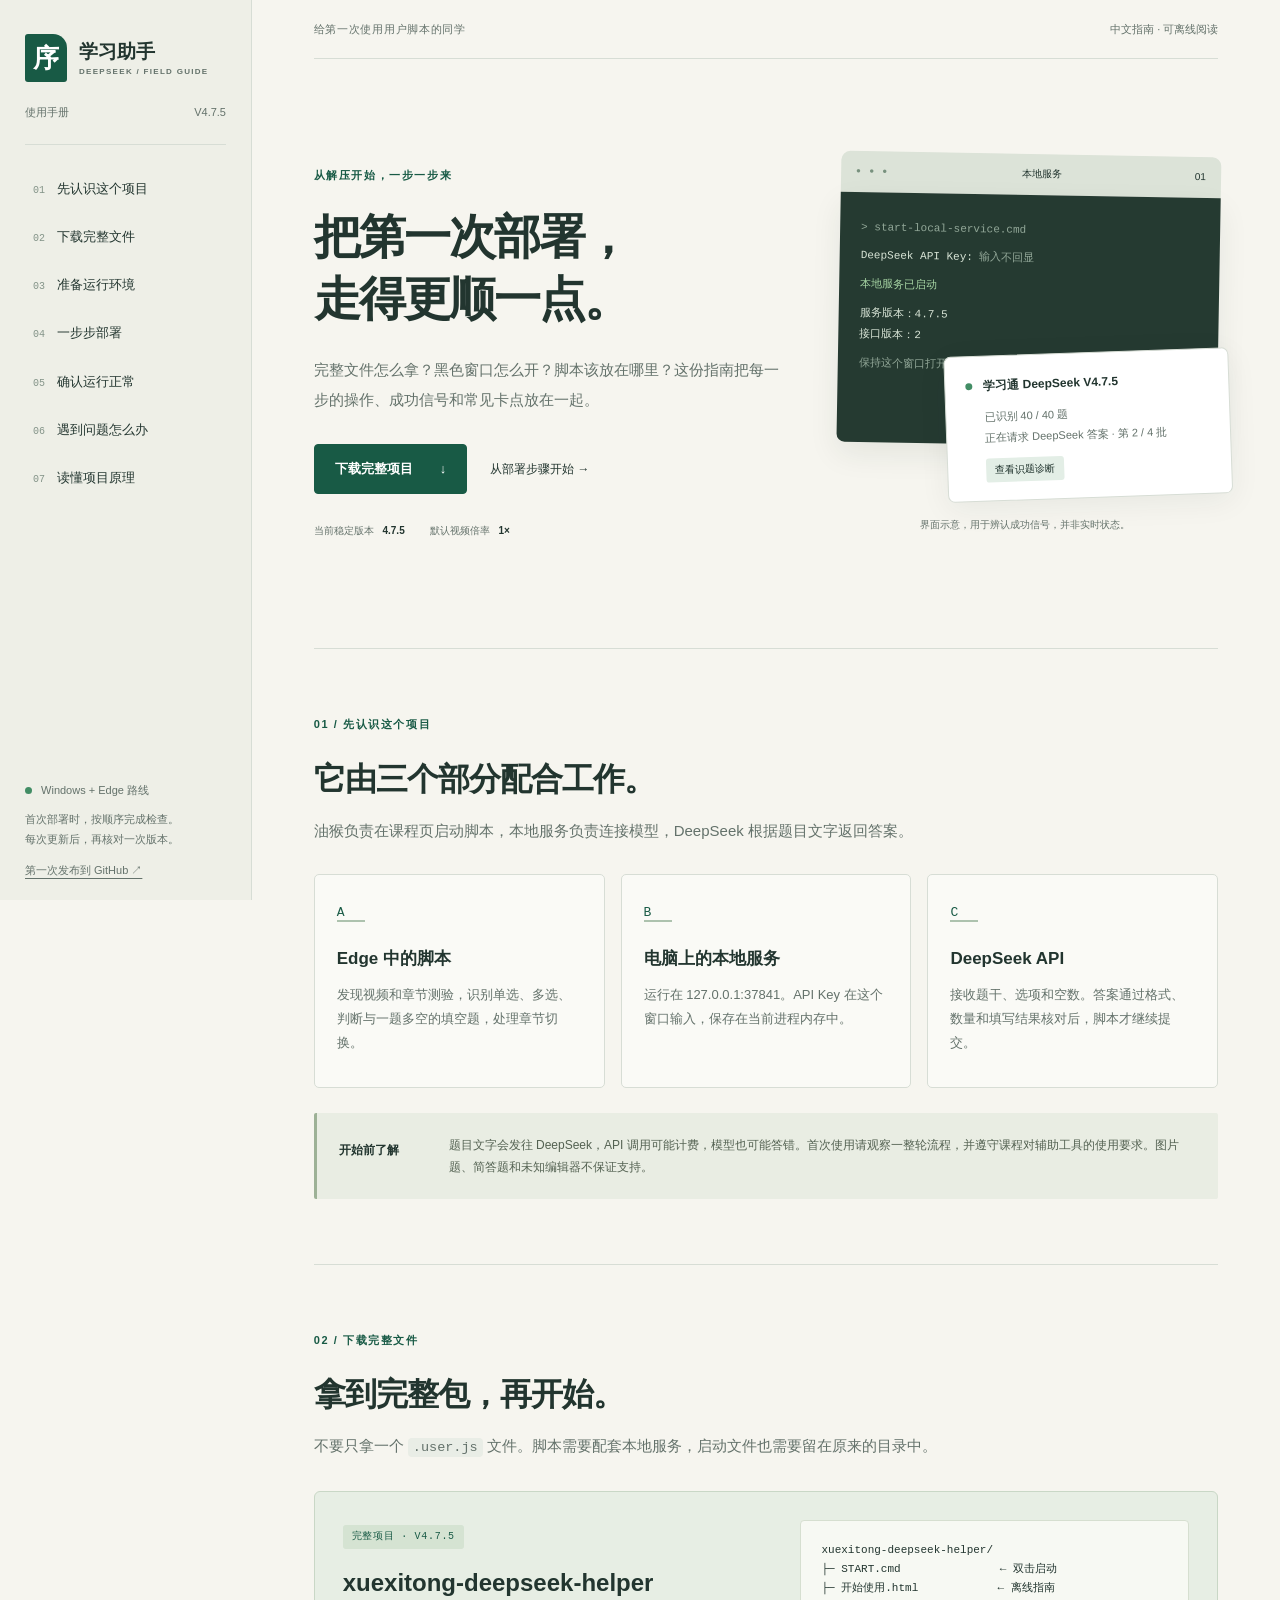
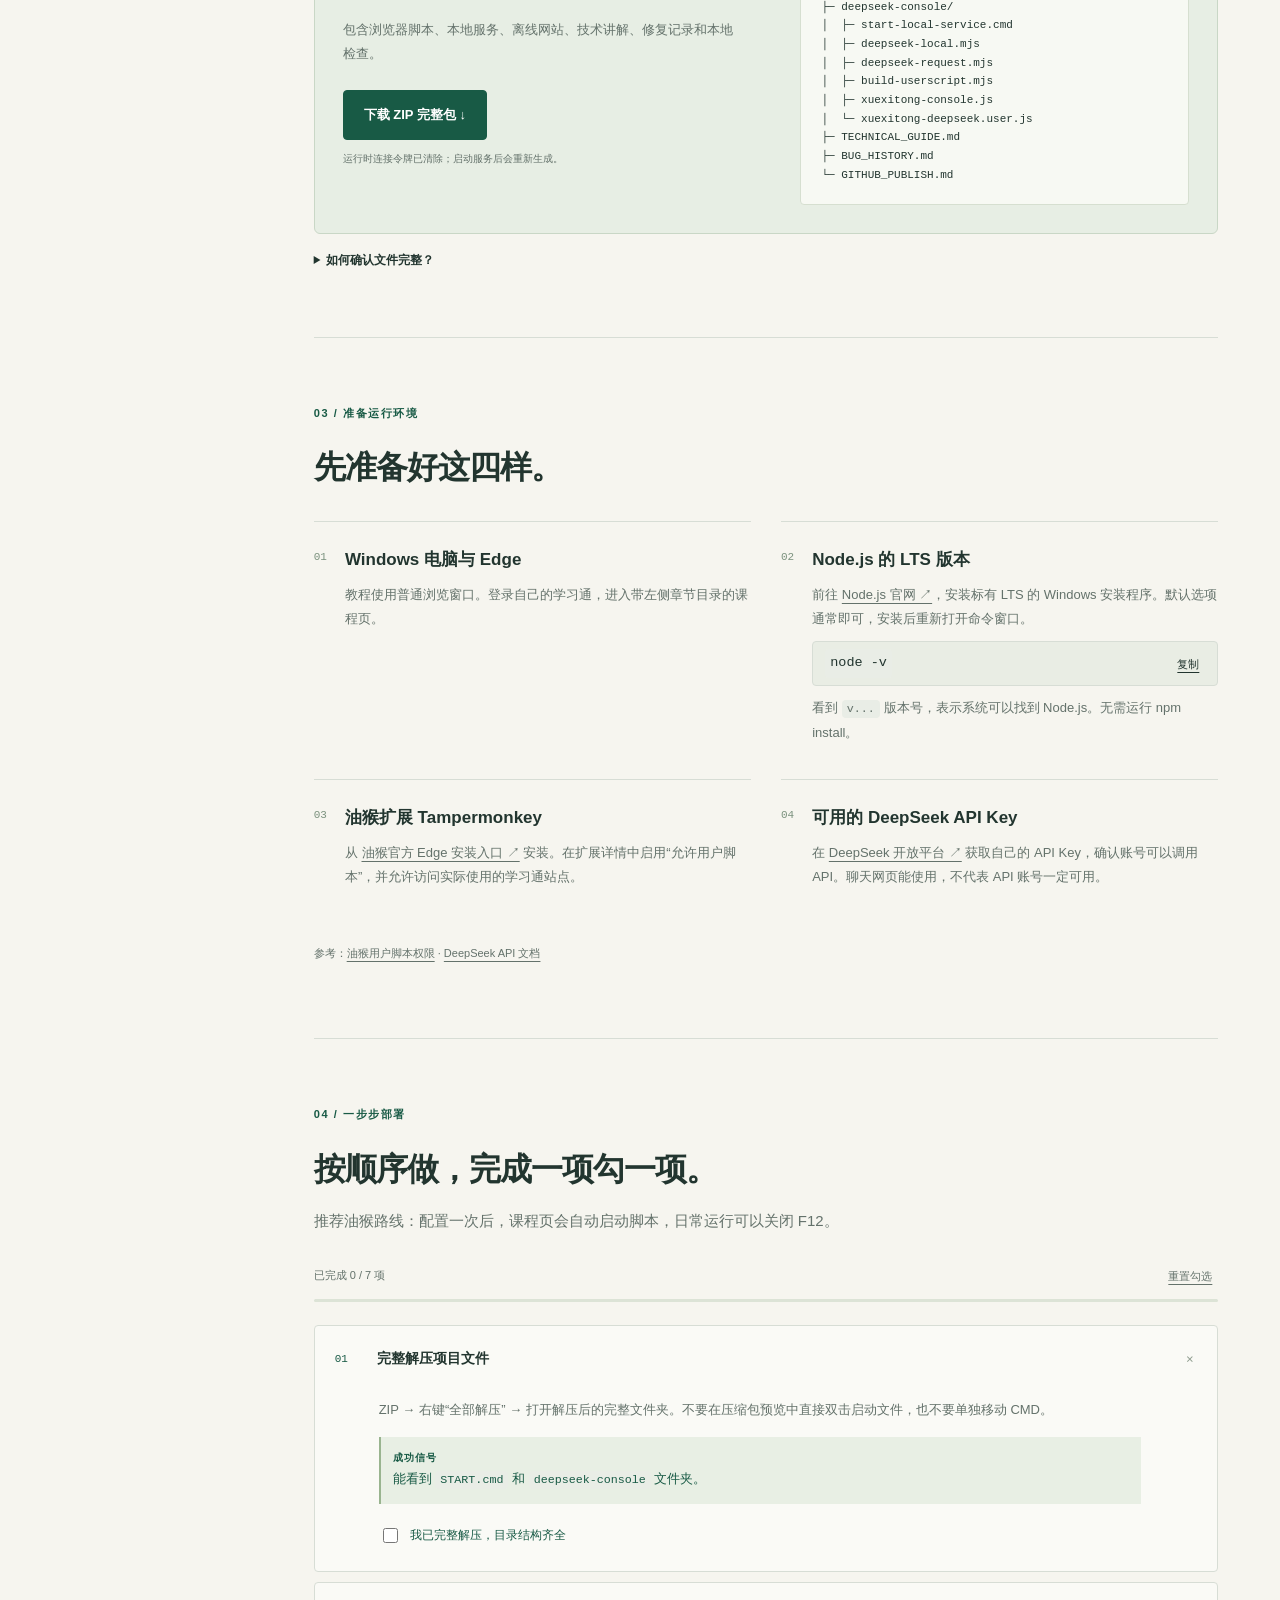
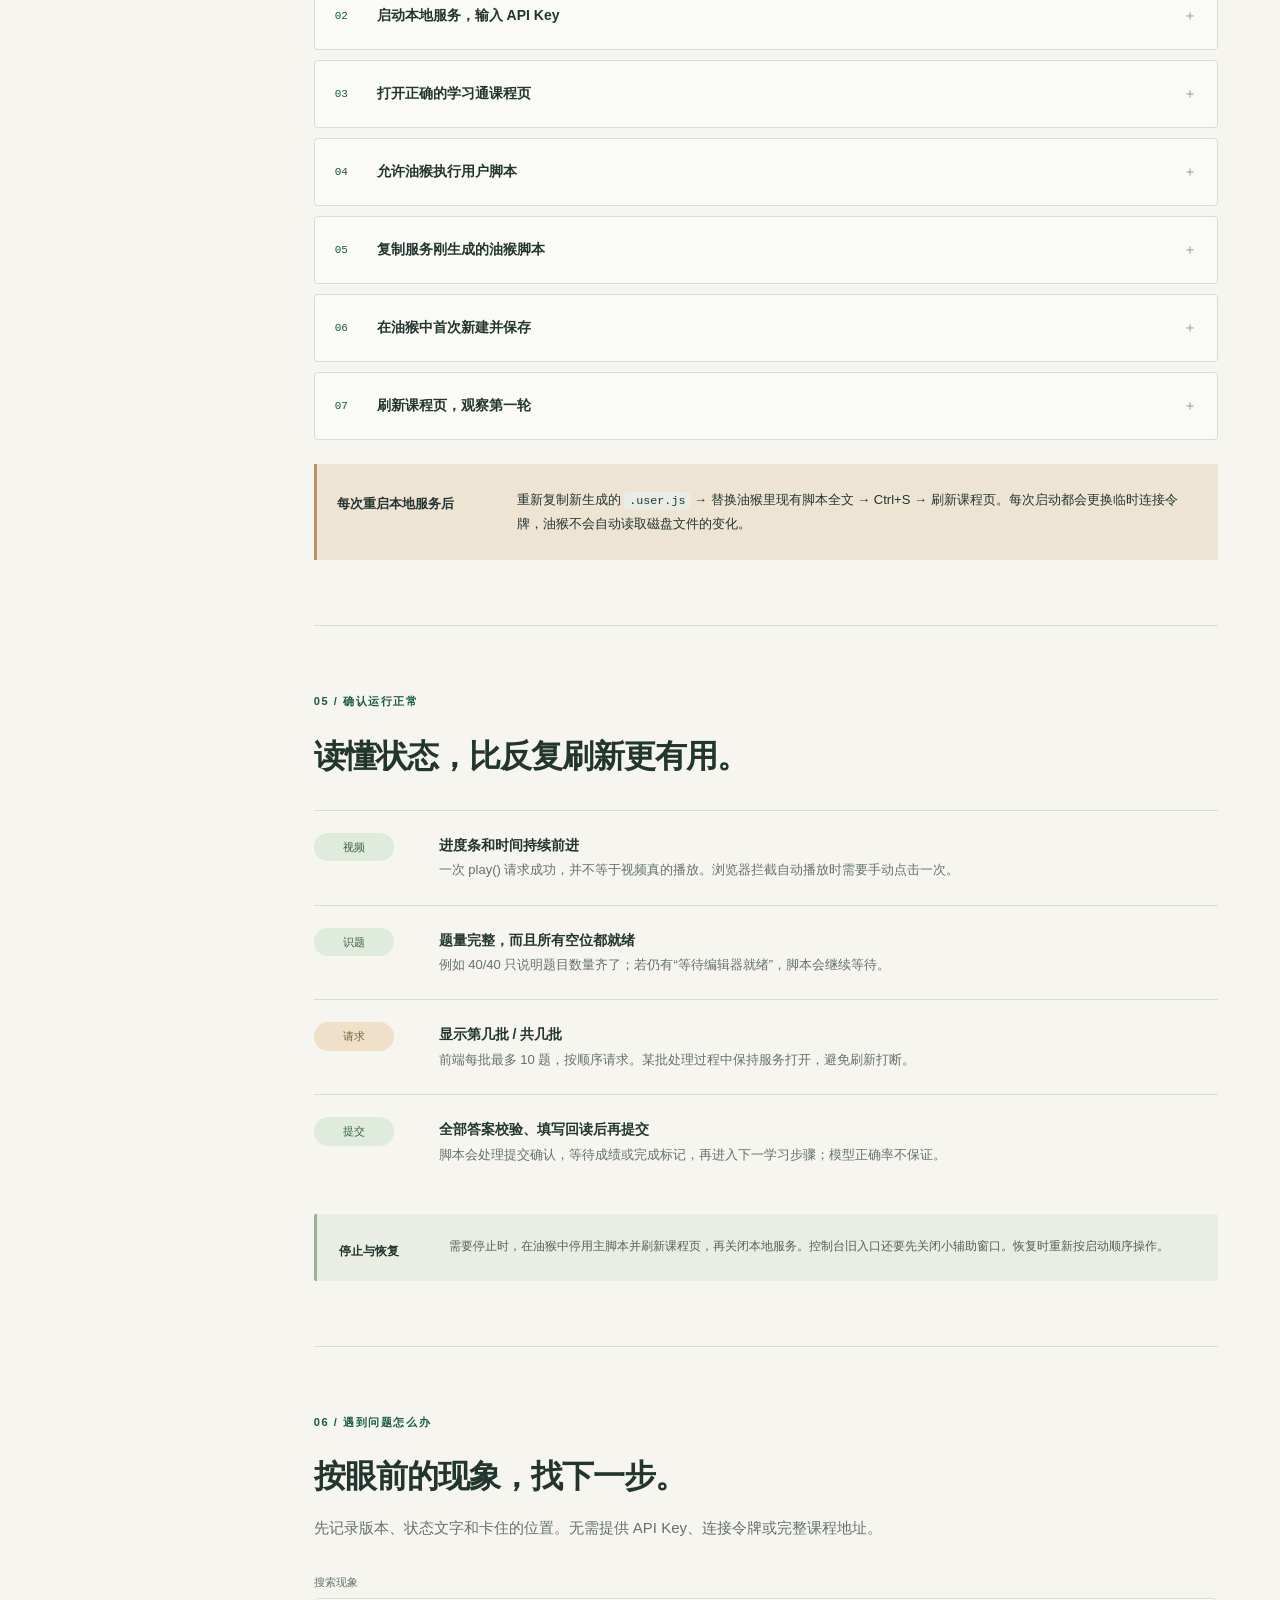
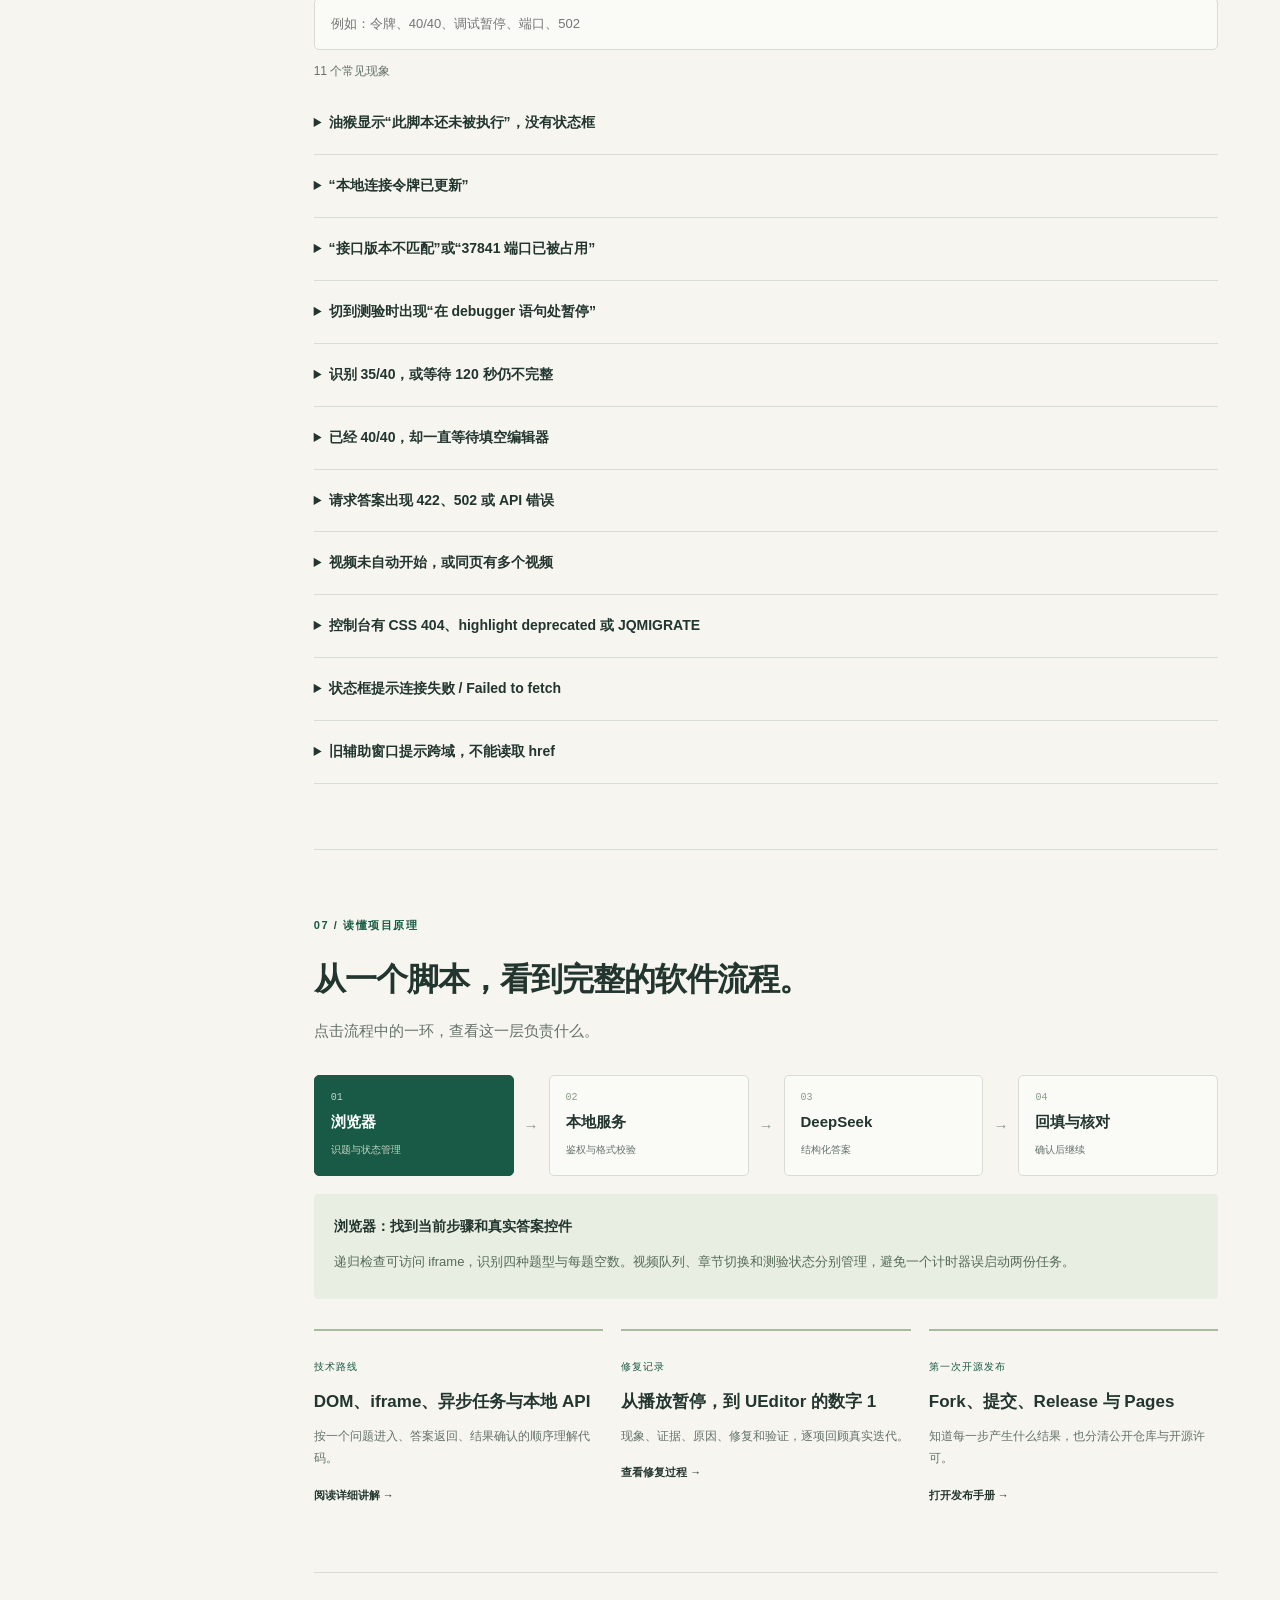
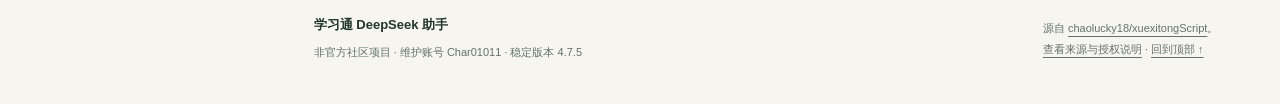
<file: docs/index.html>
<!doctype html>
<html lang="zh-CN">
<head><meta charset="utf-8"><meta name="viewport" content="width=device-width,initial-scale=1"><meta name="description" content="学习通 DeepSeek 助手 V4.7.5 中文新手指南：完整下载、环境部署、Edge 油猴安装、运行检查、常见问题与项目技术路线。"><title>学习通 DeepSeek 助手 · 从下载到运行</title><link rel="stylesheet" href="style.css"><script defer src="app.js"></script></head>
<body>
<a class="skip" href="#main">跳到正文</a>
<aside class="rail"><a class="brand" href="#top"><span class="brand-mark">序</span><span>学习助手<span class="brand-sub">DEEPSEEK / FIELD GUIDE</span></span></a><span class="edition">使用手册 <b>V4.7.5</b></span><nav aria-label="指南目录"><a href="#overview"><i>01</i>先认识这个项目</a><a href="#download"><i>02</i>下载完整文件</a><a href="#prepare"><i>03</i>准备运行环境</a><a href="#install"><i>04</i>一步步部署</a><a href="#verify"><i>05</i>确认运行正常</a><a href="#troubleshoot"><i>06</i>遇到问题怎么办</a><a href="#learn"><i>07</i>读懂项目原理</a></nav><div class="rail-bottom"><span class="status-dot"></span> Windows + Edge 路线<p>首次部署时，按顺序完成检查。<br>每次更新后，再核对一次版本。</p><a href="articles/publish.html">第一次发布到 GitHub ↗</a></div></aside>
<div class="page"><header class="topbar"><span>给第一次使用用户脚本的同学</span><span class="top-label">中文指南 · 可离线阅读</span></header>
<main id="main">
<section class="hero" id="top"><div><p class="eyebrow">从解压开始，一步一步来</p><h1>把第一次部署，<br>走得更顺一点。</h1><p class="hero-copy">完整文件怎么拿？黑色窗口怎么开？脚本该放在哪里？这份指南把每一步的操作、成功信号和常见卡点放在一起。</p><div class="actions"><a class="button primary" data-package href="downloads/xuexitong-deepseek-helper-v4.7.5.zip" download>下载完整项目 <span>↓</span></a><a class="text-link" href="#install">从部署步骤开始 →</a></div><div class="hero-meta"><span>当前稳定版本 <b>4.7.5</b></span><span>默认视频倍率 <b>1×</b></span></div></div><div class="hero-visual" aria-label="运行状态示意"><div class="window-bar"><span>● ● ●</span><b>本地服务</b><span>01</span></div><div class="terminal"><p class="muted">&gt; start-local-service.cmd</p><p>DeepSeek API Key: <span class="muted">输入不回显</span></p><p class="green">本地服务已启动</p><p>服务版本：4.7.5<br>接口版本：2</p><p class="muted">保持这个窗口打开。</p></div><div class="mock-status"><span class="status-dot"></span><div><strong>学习通 DeepSeek V4.7.5</strong><p>已识别 40 / 40 题<br>正在请求 DeepSeek 答案 · 第 2 / 4 批</p><span class="mock-chip">查看识题诊断</span></div></div><p class="visual-caption">界面示意，用于辨认成功信号，并非实时状态。</p></div></section>

<section id="overview" class="section"><div class="section-top"><p class="eyebrow">01 / 先认识这个项目</p><h2>它由三个部分配合工作。</h2><p>油猴负责在课程页启动脚本，本地服务负责连接模型，DeepSeek 根据题目文字返回答案。</p></div><div class="three"><article class="plain-card"><span class="number">A</span><h3>Edge 中的脚本</h3><p>发现视频和章节测验，识别单选、多选、判断与一题多空的填空题，处理章节切换。</p></article><article class="plain-card"><span class="number">B</span><h3>电脑上的本地服务</h3><p>运行在 127.0.0.1:37841。API Key 在这个窗口输入，保存在当前进程内存中。</p></article><article class="plain-card"><span class="number">C</span><h3>DeepSeek API</h3><p>接收题干、选项和空数。答案通过格式、数量和填写结果核对后，脚本才继续提交。</p></article></div><div class="note"><b>开始前了解</b><p>题目文字会发往 DeepSeek，API 调用可能计费，模型也可能答错。首次使用请观察一整轮流程，并遵守课程对辅助工具的使用要求。图片题、简答题和未知编辑器不保证支持。</p></div></section>

<section id="download" class="section download-section"><div class="section-top"><p class="eyebrow">02 / 下载完整文件</p><h2>拿到完整包，再开始。</h2><p>不要只拿一个 <code>.user.js</code> 文件。脚本需要配套本地服务，启动文件也需要留在原来的目录中。</p></div><div class="download-box"><div><span class="tag">完整项目 · V4.7.5</span><h3>xuexitong-deepseek-helper</h3><p>包含浏览器脚本、本地服务、离线网站、技术讲解、修复记录和本地检查。</p><a class="button primary" data-package href="downloads/xuexitong-deepseek-helper-v4.7.5.zip" download>下载 ZIP 完整包 ↓</a><p id="package-info" class="small">运行时连接令牌已清除；启动服务后会重新生成。</p></div><pre class="file-tree" aria-label="解压后的主要文件">xuexitong-deepseek-helper/
├─ START.cmd               ← 双击启动
├─ 开始使用.html            ← 离线指南
├─ deepseek-console/
│  ├─ start-local-service.cmd
│  ├─ deepseek-local.mjs
│  ├─ deepseek-request.mjs
│  ├─ build-userscript.mjs
│  ├─ xuexitong-console.js
│  └─ xuexitong-deepseek.user.js
├─ TECHNICAL_GUIDE.md
├─ BUG_HISTORY.md
└─ GITHUB_PUBLISH.md</pre></div><p class="small" id="offline-note" hidden>你正在阅读解压包里的离线指南，已经拥有项目文件；直接继续准备环境即可。</p><details class="compact"><summary>如何确认文件完整？</summary><p>下载 ZIP 后右键“全部解压”。请保留整个文件夹结构，不要把某个 CMD 单独复制到 C 盘或桌面。下载区另提供 <a href="downloads/SHA256SUMS.txt">SHA-256 校验值</a>；首次使用也可以先检查上述文件是否齐全。</p></details></section>

<section id="prepare" class="section"><div class="section-top"><p class="eyebrow">03 / 准备运行环境</p><h2>先准备好这四样。</h2></div><div class="requirements"><article><b>01</b><div><h3>Windows 电脑与 Edge</h3><p>教程使用普通浏览窗口。登录自己的学习通，进入带左侧章节目录的课程页。</p></div></article><article><b>02</b><div><h3>Node.js 的 LTS 版本</h3><p>前往 <a href="https://nodejs.org/en/download" target="_blank" rel="noopener">Node.js 官网 ↗</a>，安装标有 LTS 的 Windows 安装程序。默认选项通常即可，安装后重新打开命令窗口。</p><div class="command"><code id="node-command">node -v</code><button type="button" data-copy="node-command">复制</button></div><p class="small">看到 <code>v...</code> 版本号，表示系统可以找到 Node.js。无需运行 npm install。</p></div></article><article><b>03</b><div><h3>油猴扩展 Tampermonkey</h3><p>从 <a href="https://www.tampermonkey.net/index.php?browser=edge" target="_blank" rel="noopener">油猴官方 Edge 安装入口 ↗</a> 安装。在扩展详情中启用“允许用户脚本”，并允许访问实际使用的学习通站点。</p></div></article><article><b>04</b><div><h3>可用的 DeepSeek API Key</h3><p>在 <a href="https://platform.deepseek.com/" target="_blank" rel="noopener">DeepSeek 开放平台 ↗</a> 获取自己的 API Key，确认账号可以调用 API。聊天网页能使用，不代表 API 账号一定可用。</p></div></article></div><p class="source-line">参考：<a href="https://www.tampermonkey.net/faq.php?q=Q209" target="_blank" rel="noopener">油猴用户脚本权限</a> · <a href="https://api-docs.deepseek.com/" target="_blank" rel="noopener">DeepSeek API 文档</a></p></section>

<section id="install" class="section"><div class="section-top"><p class="eyebrow">04 / 一步步部署</p><h2>按顺序做，完成一项勾一项。</h2><p>推荐油猴路线：配置一次后，课程页会自动启动脚本，日常运行可以关闭 F12。</p></div><div class="progress-row"><span id="progress-text">已完成 0 / 7 项</span><button class="quiet-button" id="reset-checklist" type="button">重置勾选</button></div><div class="progress-track"><div id="progress-bar"></div></div><div class="steps">
<details class="step" open><summary><span class="step-index">01</span><span>完整解压项目文件</span><span class="step-arrow">＋</span></summary><div class="step-body"><p>ZIP → 右键“全部解压” → 打开解压后的完整文件夹。不要在压缩包预览中直接双击启动文件，也不要单独移动 CMD。</p><p class="success"><b>成功信号</b>能看到 <code>START.cmd</code> 和 <code>deepseek-console</code> 文件夹。</p><label class="check"><input type="checkbox" data-step="unzip"> 我已完整解压，目录结构齐全</label></div></details>
<details class="step"><summary><span class="step-index">02</span><span>启动本地服务，输入 API Key</span><span class="step-arrow">＋</span></summary><div class="step-body"><p>双击根目录 <code>START.cmd</code>，或进入 <code>deepseek-console</code> 双击 <code>start-local-service.cmd</code>。在黑色窗口粘贴自己的 API Key，按 Enter。输入时没有字符和星号回显是正常的。</p><pre class="signal">本地服务已启动：http://127.0.0.1:37841
服务版本：4.7.5，接口版本：2</pre><p>看到以上信息后保持窗口打开。若提示端口被占用，本次新服务没有启动，先关闭旧服务窗口再重试。</p><label class="check"><input type="checkbox" data-step="service"> 服务已启动，窗口保持打开</label></div></details>
<details class="step"><summary><span class="step-index">03</span><span>打开正确的学习通课程页</span><span class="step-arrow">＋</span></summary><div class="step-body"><p>登录学习通 → 进入课程 → 打开章节学习页面。页面通常带左侧章节目录；地址路径含 <code>/mycourse/studentstudy</code>，也支持 <code>/mooc2-ans/mycourse/studentstudy</code>。</p><p>保留完整地址供自己使用即可，反馈问题时只需提供域名和问号前的路径。直接单独打开的题目 iframe 不是主脚本的启动入口。</p><label class="check"><input type="checkbox" data-step="course"> 我已进入带章节目录的课程页</label></div></details>
<details class="step"><summary><span class="step-index">04</span><span>允许油猴执行用户脚本</span><span class="step-arrow">＋</span></summary><div class="step-body"><p>Edge 地址栏输入 <code>edge://extensions/</code> → 找到 Tampermonkey → 详细信息 → 开启“允许用户脚本”，站点访问中允许当前课程域名，例如 <code>https://mooc1.chaoxing.com/*</code>。</p><p>若当前版本没有“允许用户脚本”，按油猴官方说明在扩展管理页启用开发者模式。设置好后仍可以保持 F12 关闭。</p><label class="check"><input type="checkbox" data-step="permission"> 油猴已启用，并有用户脚本与网站访问权限</label></div></details>
<details class="step"><summary><span class="step-index">05</span><span>复制服务刚生成的油猴脚本</span><span class="step-arrow">＋</span></summary><div class="step-body"><p>在本次启动服务的同一个文件夹里，用记事本打开 <code>xuexitong-deepseek.user.js</code>，按 Ctrl+A、Ctrl+C 复制全文。务必先启动服务，再复制这个文件。</p><p class="success"><b>选对文件</b>油猴入口是 <code>xuexitong-deepseek.user.js</code>。<code>xuexitong-console.js</code> 是另一个控制台入口。</p><label class="check"><input type="checkbox" data-step="copy"> 我复制了服务启动后生成的 .user.js 全文</label></div></details>
<details class="step"><summary><span class="step-index">06</span><span>在油猴中首次新建并保存</span><span class="step-arrow">＋</span></summary><div class="step-body"><p>Edge 扩展图标 → 油猴 → 管理面板 → ＋／添加新脚本。点击代码区域，Ctrl+A 选中默认模板，Ctrl+V 粘贴完整文件，Ctrl+S 保存。</p><p>首次操作是“新建脚本”；以后更新则编辑这一条现有脚本。确认名字是“学习通视频与章节测验助手 DeepSeek”，脚本开关和油猴总开关均已启用。停用其他会操作同一课程的学习通脚本。</p><label class="check"><input type="checkbox" data-step="tampermonkey"> 已保存并启用，未重复安装多份主脚本</label></div></details>
<details class="step"><summary><span class="step-index">07</span><span>刷新课程页，观察第一轮</span><span class="step-arrow">＋</span></summary><div class="step-body"><p>关闭 F12，回到课程页按 F5。右下角应出现“学习通 DeepSeek V4.7.5”。先观察一次完整的视频 → 测验 → 下一节流程；浏览器要求用户操作时，按提示点击播放。</p><p class="success"><b>成功信号</b>视频时间实际前进；测验题量完整、待就绪空数为 0，随后进入答案请求批次。</p><label class="check"><input type="checkbox" data-step="run"> 状态框已出现，已检查第一轮运行</label></div></details>
</div><div class="restart-note"><b>每次重启本地服务后</b><p>重新复制新生成的 <code>.user.js</code> → 替换油猴里现有脚本全文 → Ctrl+S → 刷新课程页。每次启动都会更换临时连接令牌，油猴不会自动读取磁盘文件的变化。</p></div></section>

<section id="verify" class="section"><div class="section-top"><p class="eyebrow">05 / 确认运行正常</p><h2>读懂状态，比反复刷新更有用。</h2></div><div class="state-list"><div><span class="state good">视频</span><p><b>进度条和时间持续前进</b><br>一次 play() 请求成功，并不等于视频真的播放。浏览器拦截自动播放时需要手动点击一次。</p></div><div><span class="state good">识题</span><p><b>题量完整，而且所有空位都就绪</b><br>例如 40/40 只说明题目数量齐了；若仍有“等待编辑器就绪”，脚本会继续等待。</p></div><div><span class="state pending">请求</span><p><b>显示第几批 / 共几批</b><br>前端每批最多 10 题，按顺序请求。某批处理过程中保持服务打开，避免刷新打断。</p></div><div><span class="state good">提交</span><p><b>全部答案校验、填写回读后再提交</b><br>脚本会处理提交确认，等待成绩或完成标记，再进入下一学习步骤；模型正确率不保证。</p></div></div><div class="note"><b>停止与恢复</b><p>需要停止时，在油猴中停用主脚本并刷新课程页，再关闭本地服务。控制台旧入口还要先关闭小辅助窗口。恢复时重新按启动顺序操作。</p></div></section>

<section id="troubleshoot" class="section"><div class="section-top"><p class="eyebrow">06 / 遇到问题怎么办</p><h2>按眼前的现象，找下一步。</h2><p>先记录版本、状态文字和卡住的位置。无需提供 API Key、连接令牌或完整课程地址。</p></div><label class="search-label" for="issue-search">搜索现象</label><input class="issue-search" id="issue-search" type="search" placeholder="例如：令牌、40/40、调试暂停、端口、502"><p id="search-count" class="small" aria-live="polite"></p><div class="issues">
<details class="issue" data-key="未执行 没有状态框 油猴 权限"><summary>油猴显示“此脚本还未被执行”，没有状态框</summary><p>核对脚本已保存、油猴内部总开关、用户脚本权限、当前域名和主脚本开关。关闭再开启整个油猴扩展，新建课程标签页测试。可将包内 <code>tampermonkey-check.user.js</code> 临时保存为自检脚本，检查左上角绿色提示；自检后停用它。仍无提示时记录 Edge／油猴版本和完整菜单状态。</p></details>
<details class="issue" data-key="令牌 403 本地连接"><summary>“本地连接令牌已更新”</summary><p>服务保持当前窗口运行，从这个服务目录重新复制生成的 <code>.user.js</code>，替换油猴中的旧副本并保存，再刷新课程页。不要为了更新脚本又重启服务，否则令牌会再次变化。</p></details>
<details class="issue" data-key="版本 接口 不匹配 端口 37841"><summary>“接口版本不匹配”或“37841 端口已被占用”</summary><p>磁盘上的新文件不会更新已经运行的旧进程。关闭旧服务，用当前完整目录重新启动；看到服务版本和接口版本后，再复制脚本。显示端口占用意味着本次新服务没有成功启动。</p></details>
<details class="issue" data-key="debugger 调试 暂停 F12 断点"><summary>切到测验时出现“在 debugger 语句处暂停”</summary><p>进入开发者工具的“源代码／Sources”，点击工具栏“停用断点”，再按 F8 恢复。随后关闭 F12。网页暂停时脚本也不能执行，延长等待时间无效。日常使用推荐油猴入口。</p></details>
<details class="issue" data-key="35 40 识别 不完整 120 填空"><summary>识别 35/40，或等待 120 秒仍不完整</summary><p>点击状态框“查看识题诊断”，在弹出文本框 Ctrl+A、Ctrl+C 复制结果。查看 <code>rejected</code> 和 <code>unaccountedQuestions</code>，可区分题型不支持、缺少选项／输入框、文字超限等情况。不要修改总题量来绕过完整性核对。</p></details>
<details class="issue" data-key="40/40 就绪 pendingEditors UEditor 11空"><summary>已经 40/40，却一直等待填空编辑器</summary><p>查看 <code>pendingEditors</code> 的每空原因。V4.7.5 同时支持 UEditor 的数字 <code>1</code> 和布尔 <code>true</code> 就绪标记，修复 V4.7.4 的兼容判断。未知实例、未就绪、只读或源码模式仍会阻止提交。</p></details>
<details class="issue" data-key="502 422 401 API 答案 DeepSeek"><summary>请求答案出现 422、502 或 API 错误</summary><p>422 通常是本地请求格式校验不通过，查看具体题号与字段；502 表示本地服务调用模型失败，需看返回的具体原因。401／余额或限流提示则按开放平台说明核对账号。不要仅凭 HTTP 状态码认定是同一个原因，也不要公开密钥。</p></details>
<details class="issue" data-key="播放 暂停 倍速 自动 两个视频"><summary>视频未自动开始，或同页有多个视频</summary><p>默认 1 倍速、静音，按可访问视频的页面顺序处理。状态中的播放器请求成功不代表实际前进；脚本会观察进度并限制恢复尝试。浏览器要求交互时手动点击播放，保持课程页前台检查。平台限制与尚未加载的隐藏视频仍可能需要人工处理。</p></details>
<details class="issue" data-key="404 css highlight JQMIGRATE"><summary>控制台有 CSS 404、highlight deprecated 或 JQMIGRATE</summary><p>这些是网页资源和库的提示，不能单凭它们判断助手失败。优先看状态框中的具体错误、识题诊断及本地服务输出。</p></details>
<details class="issue" data-key="本地 网络 Failed fetch CORS"><summary>状态框提示连接失败 / Failed to fetch</summary><p>确认服务窗口仍运行且本次启动成功；若浏览器询问课程页访问本地网络，请按自己对该项目的信任决定授权。单位电脑或浏览器策略限制连接时，脚本无法继续请求答案；保留具体错误再排查。</p></details>
<details class="issue" data-key="跨域 辅助窗口 恢复"><summary>旧辅助窗口提示跨域，不能读取 href</summary><p>旧控制台辅助窗口受浏览器同源规则限制。油猴入口由扩展在匹配的新课程页重新启动，不依赖这个小窗口；迁移后关闭旧辅助窗口。控制台模式跨域后可能需要在可访问的原课程页重新运行。</p></details>
</div><p class="small no-results" id="no-results" hidden>没有匹配项。请保留状态文字，在项目反馈中说明版本、操作顺序和诊断结果。</p></section>

<section id="learn" class="section"><div class="section-top"><p class="eyebrow">07 / 读懂项目原理</p><h2>从一个脚本，看到完整的软件流程。</h2><p>点击流程中的一环，查看这一层负责什么。</p></div><div class="flow" role="group" aria-label="项目数据流程"><button type="button" class="flow-node active" data-flow="browser" aria-pressed="true"><small>01</small><b>浏览器</b><span>识题与状态管理</span></button><span class="flow-arrow">→</span><button type="button" class="flow-node" data-flow="local" aria-pressed="false"><small>02</small><b>本地服务</b><span>鉴权与格式校验</span></button><span class="flow-arrow">→</span><button type="button" class="flow-node" data-flow="model" aria-pressed="false"><small>03</small><b>DeepSeek</b><span>结构化答案</span></button><span class="flow-arrow">→</span><button type="button" class="flow-node" data-flow="verify" aria-pressed="false"><small>04</small><b>回填与核对</b><span>确认后继续</span></button></div><div class="flow-detail" id="flow-detail" aria-live="polite"></div><div class="reading"><a href="articles/technical.html"><span>技术路线</span><h3>DOM、iframe、异步任务与本地 API</h3><p>按一个问题进入、答案返回、结果确认的顺序理解代码。</p><b>阅读详细讲解 →</b></a><a href="articles/bugs.html"><span>修复记录</span><h3>从播放暂停，到 UEditor 的数字 1</h3><p>现象、证据、原因、修复和验证，逐项回顾真实迭代。</p><b>查看修复过程 →</b></a><a href="articles/publish.html"><span>第一次开源发布</span><h3>Fork、提交、Release 与 Pages</h3><p>知道每一步产生什么结果，也分清公开仓库与开源许可。</p><b>打开发布手册 →</b></a></div></section>
<footer><div><b>学习通 DeepSeek 助手</b><p>非官方社区项目 · 维护账号 Char01011 · 稳定版本 4.7.5</p></div><p>源自 <a href="https://github.com/chaolucky18/xuexitongScript" target="_blank" rel="noopener">chaolucky18/xuexitongScript</a>。<br><a href="articles/notices.html">查看来源与授权说明</a> · <a href="#top">回到顶部 ↑</a></p></footer>
</main></div><div id="toast" role="status" aria-live="polite"></div>
</body></html>
</file>
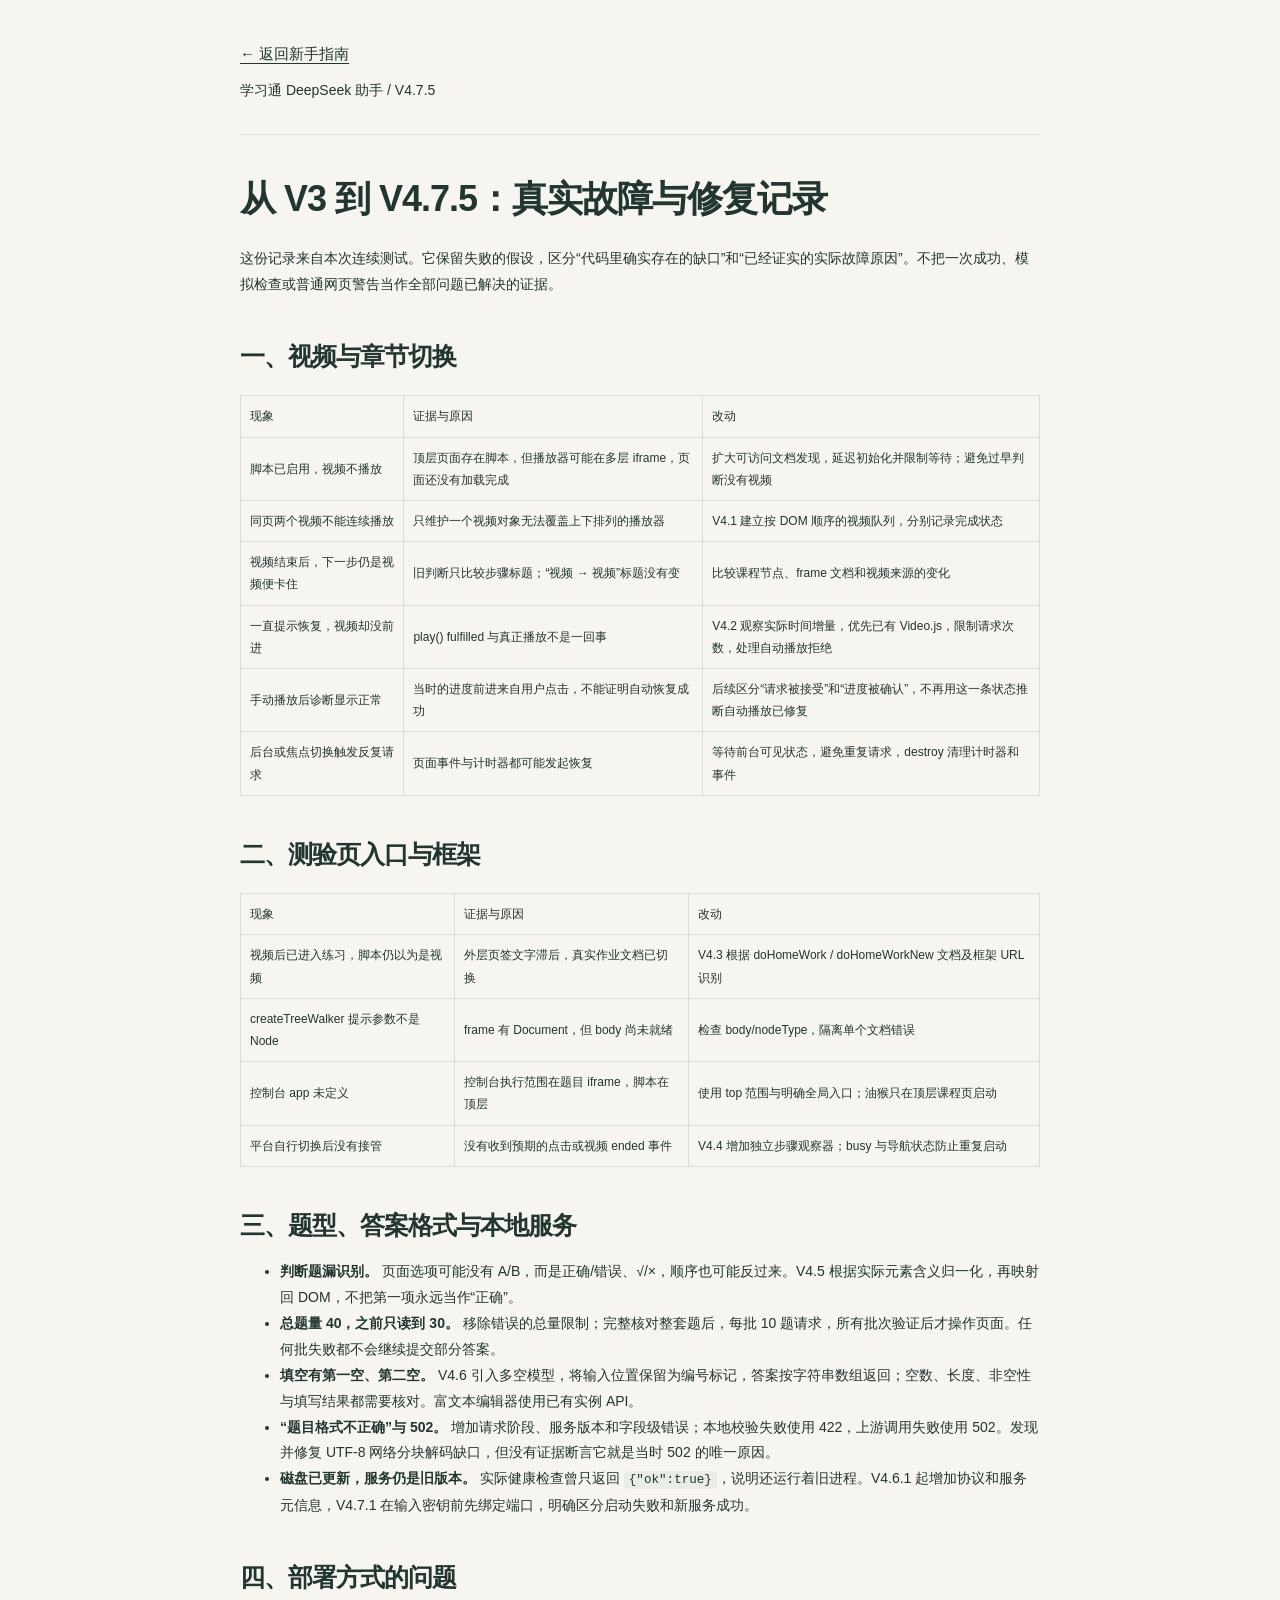
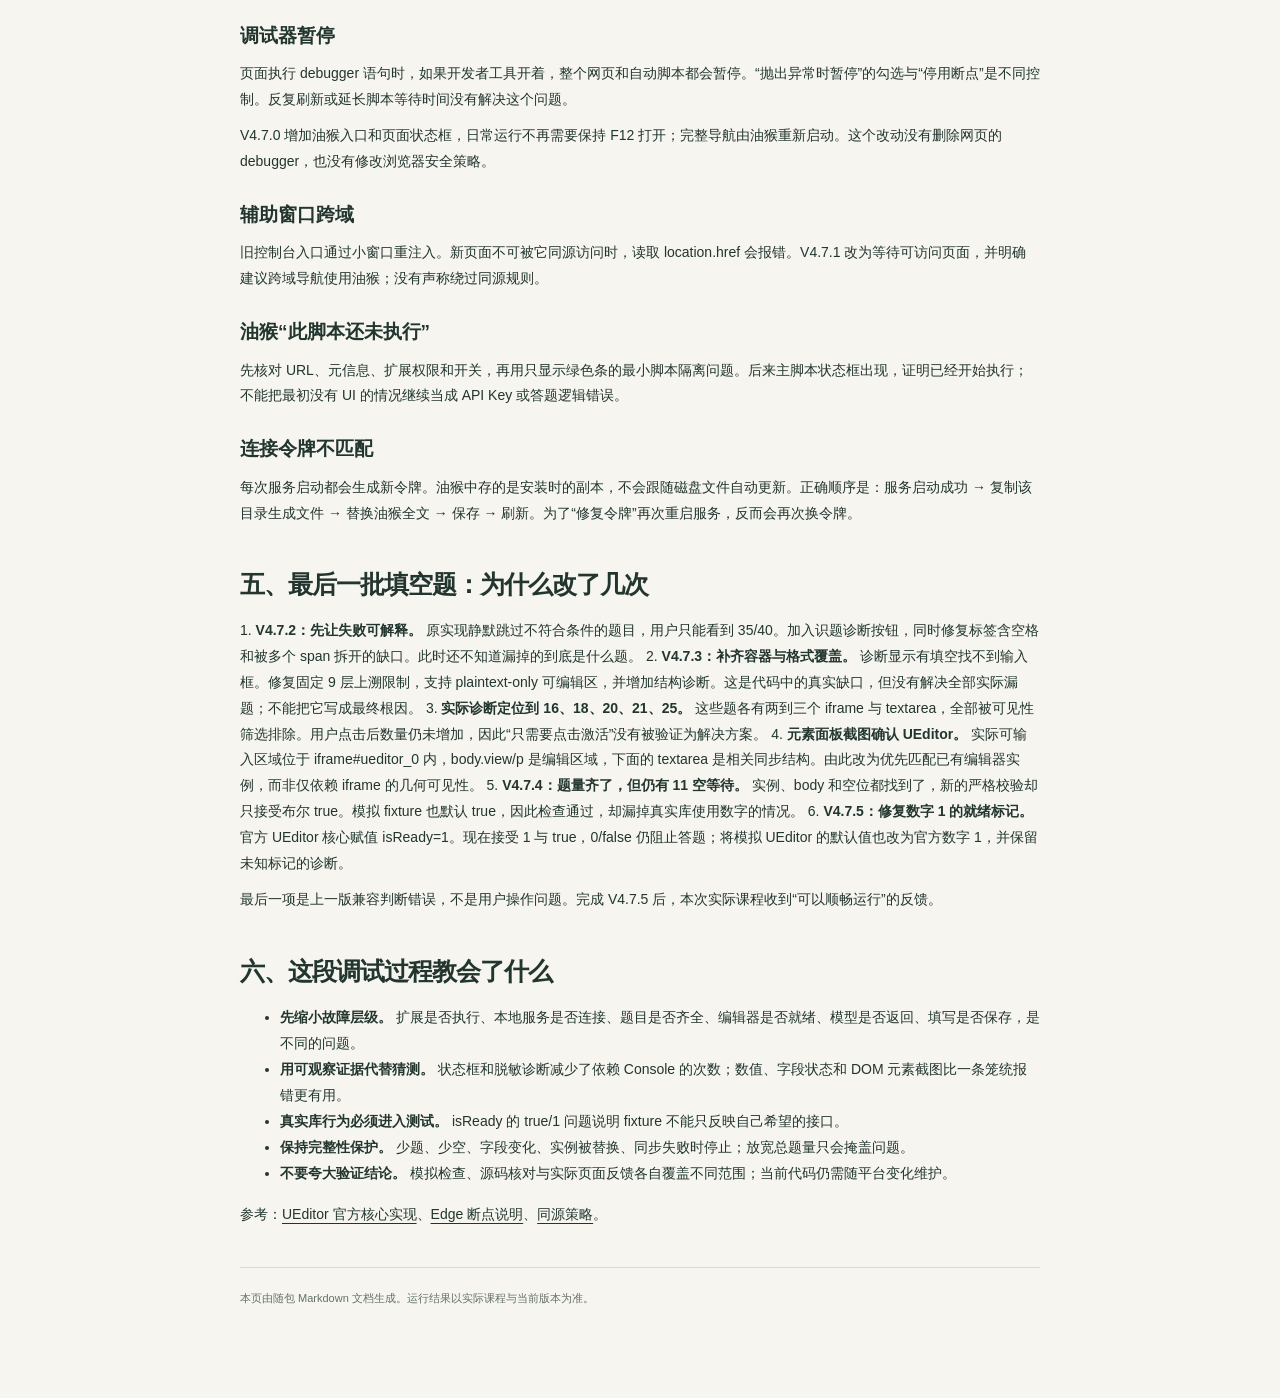
<file: docs/articles/bugs.html>
<!doctype html><html lang="zh-CN"><head><meta charset="utf-8"><meta name="viewport" content="width=device-width,initial-scale=1"><title>从 V3 到 V4.7.5：真实故障与修复记录 · 学习通 DeepSeek 助手</title><link rel="stylesheet" href="../style.css"></head><body><article class="article-wrap"><header><a href="../index.html">← 返回新手指南</a><p>学习通 DeepSeek 助手 / V4.7.5</p></header><h1>从 V3 到 V4.7.5：真实故障与修复记录</h1>
<p>这份记录来自本次连续测试。它保留失败的假设，区分“代码里确实存在的缺口”和“已经证实的实际故障原因”。不把一次成功、模拟检查或普通网页警告当作全部问题已解决的证据。</p>
<h2>一、视频与章节切换</h2>
<table>
<tr><td>现象</td><td>证据与原因</td><td>改动</td></tr>
<tr><td>脚本已启用，视频不播放</td><td>顶层页面存在脚本，但播放器可能在多层 iframe，页面还没有加载完成</td><td>扩大可访问文档发现，延迟初始化并限制等待；避免过早判断没有视频</td></tr>
<tr><td>同页两个视频不能连续播放</td><td>只维护一个视频对象无法覆盖上下排列的播放器</td><td>V4.1 建立按 DOM 顺序的视频队列，分别记录完成状态</td></tr>
<tr><td>视频结束后，下一步仍是视频便卡住</td><td>旧判断只比较步骤标题；“视频 → 视频”标题没有变</td><td>比较课程节点、frame 文档和视频来源的变化</td></tr>
<tr><td>一直提示恢复，视频却没前进</td><td>play() fulfilled 与真正播放不是一回事</td><td>V4.2 观察实际时间增量，优先已有 Video.js，限制请求次数，处理自动播放拒绝</td></tr>
<tr><td>手动播放后诊断显示正常</td><td>当时的进度前进来自用户点击，不能证明自动恢复成功</td><td>后续区分“请求被接受”和“进度被确认”，不再用这一条状态推断自动播放已修复</td></tr>
<tr><td>后台或焦点切换触发反复请求</td><td>页面事件与计时器都可能发起恢复</td><td>等待前台可见状态，避免重复请求，destroy 清理计时器和事件</td></tr>
</table>
<h2>二、测验页入口与框架</h2>
<table>
<tr><td>现象</td><td>证据与原因</td><td>改动</td></tr>
<tr><td>视频后已进入练习，脚本仍以为是视频</td><td>外层页签文字滞后，真实作业文档已切换</td><td>V4.3 根据 doHomeWork / doHomeWorkNew 文档及框架 URL 识别</td></tr>
<tr><td>createTreeWalker 提示参数不是 Node</td><td>frame 有 Document，但 body 尚未就绪</td><td>检查 body/nodeType，隔离单个文档错误</td></tr>
<tr><td>控制台 app 未定义</td><td>控制台执行范围在题目 iframe，脚本在顶层</td><td>使用 top 范围与明确全局入口；油猴只在顶层课程页启动</td></tr>
<tr><td>平台自行切换后没有接管</td><td>没有收到预期的点击或视频 ended 事件</td><td>V4.4 增加独立步骤观察器；busy 与导航状态防止重复启动</td></tr>
</table>
<h2>三、题型、答案格式与本地服务</h2>
<ul>
<li><strong>判断题漏识别。</strong> 页面选项可能没有 A/B，而是正确/错误、√/×，顺序也可能反过来。V4.5 根据实际元素含义归一化，再映射回 DOM，不把第一项永远当作“正确”。</li>
<li><strong>总题量 40，之前只读到 30。</strong> 移除错误的总量限制；完整核对整套题后，每批 10 题请求，所有批次验证后才操作页面。任何批失败都不会继续提交部分答案。</li>
<li><strong>填空有第一空、第二空。</strong> V4.6 引入多空模型，将输入位置保留为编号标记，答案按字符串数组返回；空数、长度、非空性与填写结果都需要核对。富文本编辑器使用已有实例 API。</li>
<li><strong>“题目格式不正确”与 502。</strong> 增加请求阶段、服务版本和字段级错误；本地校验失败使用 422，上游调用失败使用 502。发现并修复 UTF-8 网络分块解码缺口，但没有证据断言它就是当时 502 的唯一原因。</li>
<li><strong>磁盘已更新，服务仍是旧版本。</strong> 实际健康检查曾只返回 <code>{&quot;ok&quot;:true}</code>，说明还运行着旧进程。V4.6.1 起增加协议和服务元信息，V4.7.1 在输入密钥前先绑定端口，明确区分启动失败和新服务成功。</li>
</ul>
<h2>四、部署方式的问题</h2>
<h3>调试器暂停</h3>
<p>页面执行 debugger 语句时，如果开发者工具开着，整个网页和自动脚本都会暂停。“抛出异常时暂停”的勾选与“停用断点”是不同控制。反复刷新或延长脚本等待时间没有解决这个问题。</p>
<p>V4.7.0 增加油猴入口和页面状态框，日常运行不再需要保持 F12 打开；完整导航由油猴重新启动。这个改动没有删除网页的 debugger，也没有修改浏览器安全策略。</p>
<h3>辅助窗口跨域</h3>
<p>旧控制台入口通过小窗口重注入。新页面不可被它同源访问时，读取 location.href 会报错。V4.7.1 改为等待可访问页面，并明确建议跨域导航使用油猴；没有声称绕过同源规则。</p>
<h3>油猴“此脚本还未执行”</h3>
<p>先核对 URL、元信息、扩展权限和开关，再用只显示绿色条的最小脚本隔离问题。后来主脚本状态框出现，证明已经开始执行；不能把最初没有 UI 的情况继续当成 API Key 或答题逻辑错误。</p>
<h3>连接令牌不匹配</h3>
<p>每次服务启动都会生成新令牌。油猴中存的是安装时的副本，不会跟随磁盘文件自动更新。正确顺序是：服务启动成功 → 复制该目录生成文件 → 替换油猴全文 → 保存 → 刷新。为了“修复令牌”再次重启服务，反而会再次换令牌。</p>
<h2>五、最后一批填空题：为什么改了几次</h2>
<p>1. <strong>V4.7.2：先让失败可解释。</strong> 原实现静默跳过不符合条件的题目，用户只能看到 35/40。加入识题诊断按钮，同时修复标签含空格和被多个 span 拆开的缺口。此时还不知道漏掉的到底是什么题。 2. <strong>V4.7.3：补齐容器与格式覆盖。</strong> 诊断显示有填空找不到输入框。修复固定 9 层上溯限制，支持 plaintext-only 可编辑区，并增加结构诊断。这是代码中的真实缺口，但没有解决全部实际漏题；不能把它写成最终根因。 3. <strong>实际诊断定位到 16、18、20、21、25。</strong> 这些题各有两到三个 iframe 与 textarea，全部被可见性筛选排除。用户点击后数量仍未增加，因此“只需要点击激活”没有被验证为解决方案。 4. <strong>元素面板截图确认 UEditor。</strong> 实际可输入区域位于 iframe#ueditor_0 内，body.view/p 是编辑区域，下面的 textarea 是相关同步结构。由此改为优先匹配已有编辑器实例，而非仅依赖 iframe 的几何可见性。 5. <strong>V4.7.4：题量齐了，但仍有 11 空等待。</strong> 实例、body 和空位都找到了，新的严格校验却只接受布尔 true。模拟 fixture 也默认 true，因此检查通过，却漏掉真实库使用数字的情况。 6. <strong>V4.7.5：修复数字 1 的就绪标记。</strong> 官方 UEditor 核心赋值 isReady=1。现在接受 1 与 true，0/false 仍阻止答题；将模拟 UEditor 的默认值也改为官方数字 1，并保留未知标记的诊断。</p>
<p>最后一项是上一版兼容判断错误，不是用户操作问题。完成 V4.7.5 后，本次实际课程收到“可以顺畅运行”的反馈。</p>
<h2>六、这段调试过程教会了什么</h2>
<ul>
<li><strong>先缩小故障层级。</strong> 扩展是否执行、本地服务是否连接、题目是否齐全、编辑器是否就绪、模型是否返回、填写是否保存，是不同的问题。</li>
<li><strong>用可观察证据代替猜测。</strong> 状态框和脱敏诊断减少了依赖 Console 的次数；数值、字段状态和 DOM 元素截图比一条笼统报错更有用。</li>
<li><strong>真实库行为必须进入测试。</strong> isReady 的 true/1 问题说明 fixture 不能只反映自己希望的接口。</li>
<li><strong>保持完整性保护。</strong> 少题、少空、字段变化、实例被替换、同步失败时停止；放宽总题量只会掩盖问题。</li>
<li><strong>不要夸大验证结论。</strong> 模拟检查、源码核对与实际页面反馈各自覆盖不同范围；当前代码仍需随平台变化维护。</li>
</ul>
<p>参考：<a href="https://github.com/fex-team/ueditor/blob/dev-1.5.0/_src/core/Editor.js" target="_blank" rel="noopener">UEditor 官方核心实现</a>、<a href="https://learn.microsoft.com/en-us/microsoft-edge/devtools/javascript/breakpoints" target="_blank" rel="noopener">Edge 断点说明</a>、<a href="https://developer.mozilla.org/en-US/docs/Web/Security/Defenses/Same-origin_policy" target="_blank" rel="noopener">同源策略</a>。</p><p class="article-source">本页由随包 Markdown 文档生成。运行结果以实际课程与当前版本为准。</p></article></body></html>
</file>
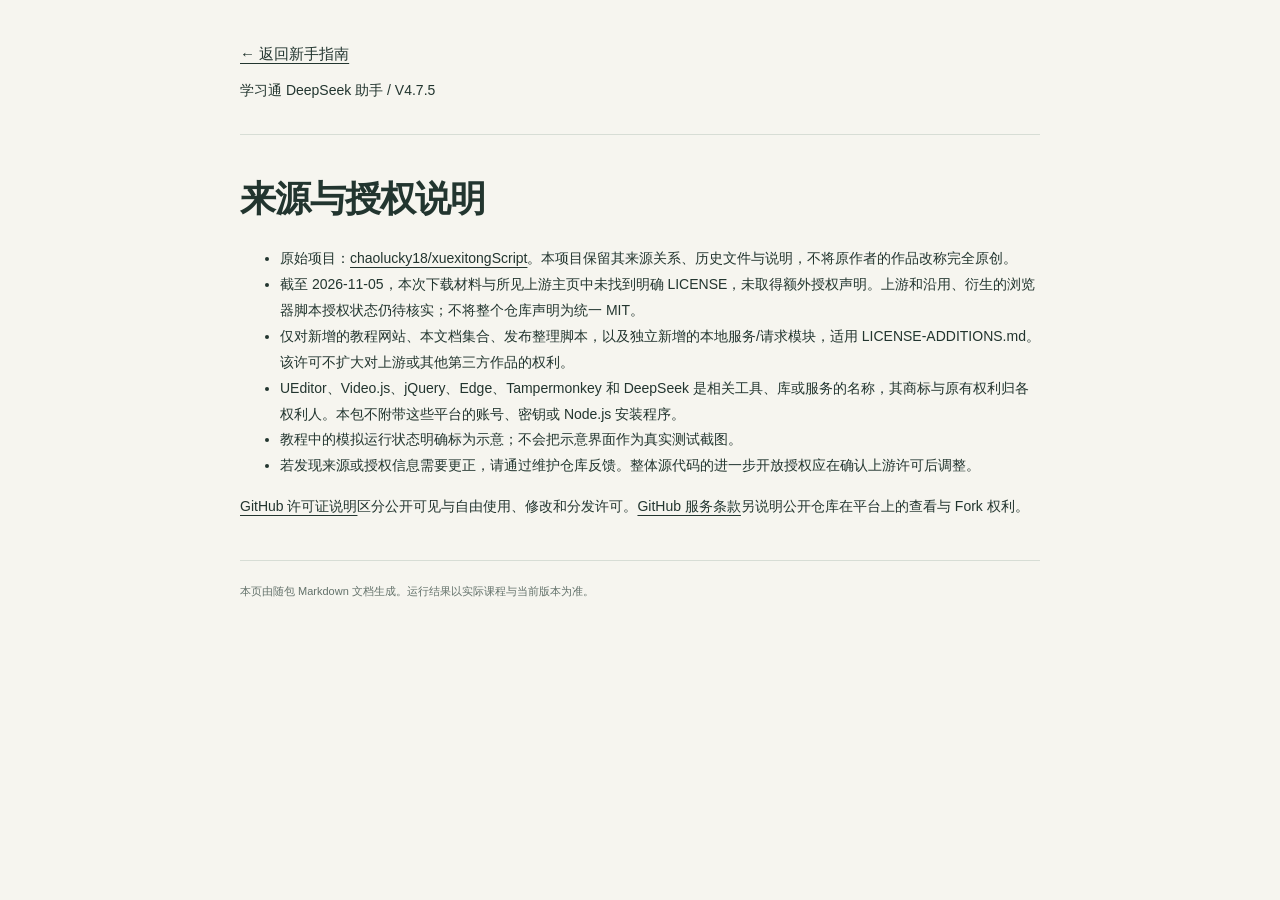
<file: docs/articles/notices.html>
<!doctype html><html lang="zh-CN"><head><meta charset="utf-8"><meta name="viewport" content="width=device-width,initial-scale=1"><title>来源与授权说明 · 学习通 DeepSeek 助手</title><link rel="stylesheet" href="../style.css"></head><body><article class="article-wrap"><header><a href="../index.html">← 返回新手指南</a><p>学习通 DeepSeek 助手 / V4.7.5</p></header><h1>来源与授权说明</h1>
<ul>
<li>原始项目：<a href="https://github.com/chaolucky18/xuexitongScript" target="_blank" rel="noopener">chaolucky18/xuexitongScript</a>。本项目保留其来源关系、历史文件与说明，不将原作者的作品改称完全原创。</li>
<li>截至 2026-11-05，本次下载材料与所见上游主页中未找到明确 LICENSE，未取得额外授权声明。上游和沿用、衍生的浏览器脚本授权状态仍待核实；不将整个仓库声明为统一 MIT。</li>
<li>仅对新增的教程网站、本文档集合、发布整理脚本，以及独立新增的本地服务/请求模块，适用 LICENSE-ADDITIONS.md。该许可不扩大对上游或其他第三方作品的权利。</li>
<li>UEditor、Video.js、jQuery、Edge、Tampermonkey 和 DeepSeek 是相关工具、库或服务的名称，其商标与原有权利归各权利人。本包不附带这些平台的账号、密钥或 Node.js 安装程序。</li>
<li>教程中的模拟运行状态明确标为示意；不会把示意界面作为真实测试截图。</li>
<li>若发现来源或授权信息需要更正，请通过维护仓库反馈。整体源代码的进一步开放授权应在确认上游许可后调整。</li>
</ul>
<p><a href="https://docs.github.com/en/repositories/managing-your-repositorys-settings-and-features/customizing-your-repository/licensing-a-repository" target="_blank" rel="noopener">GitHub 许可证说明</a>区分公开可见与自由使用、修改和分发许可。<a href="https://docs.github.com/en/site-policy/github-terms/github-terms-of-service" target="_blank" rel="noopener">GitHub 服务条款</a>另说明公开仓库在平台上的查看与 Fork 权利。</p><p class="article-source">本页由随包 Markdown 文档生成。运行结果以实际课程与当前版本为准。</p></article></body></html>
</file>
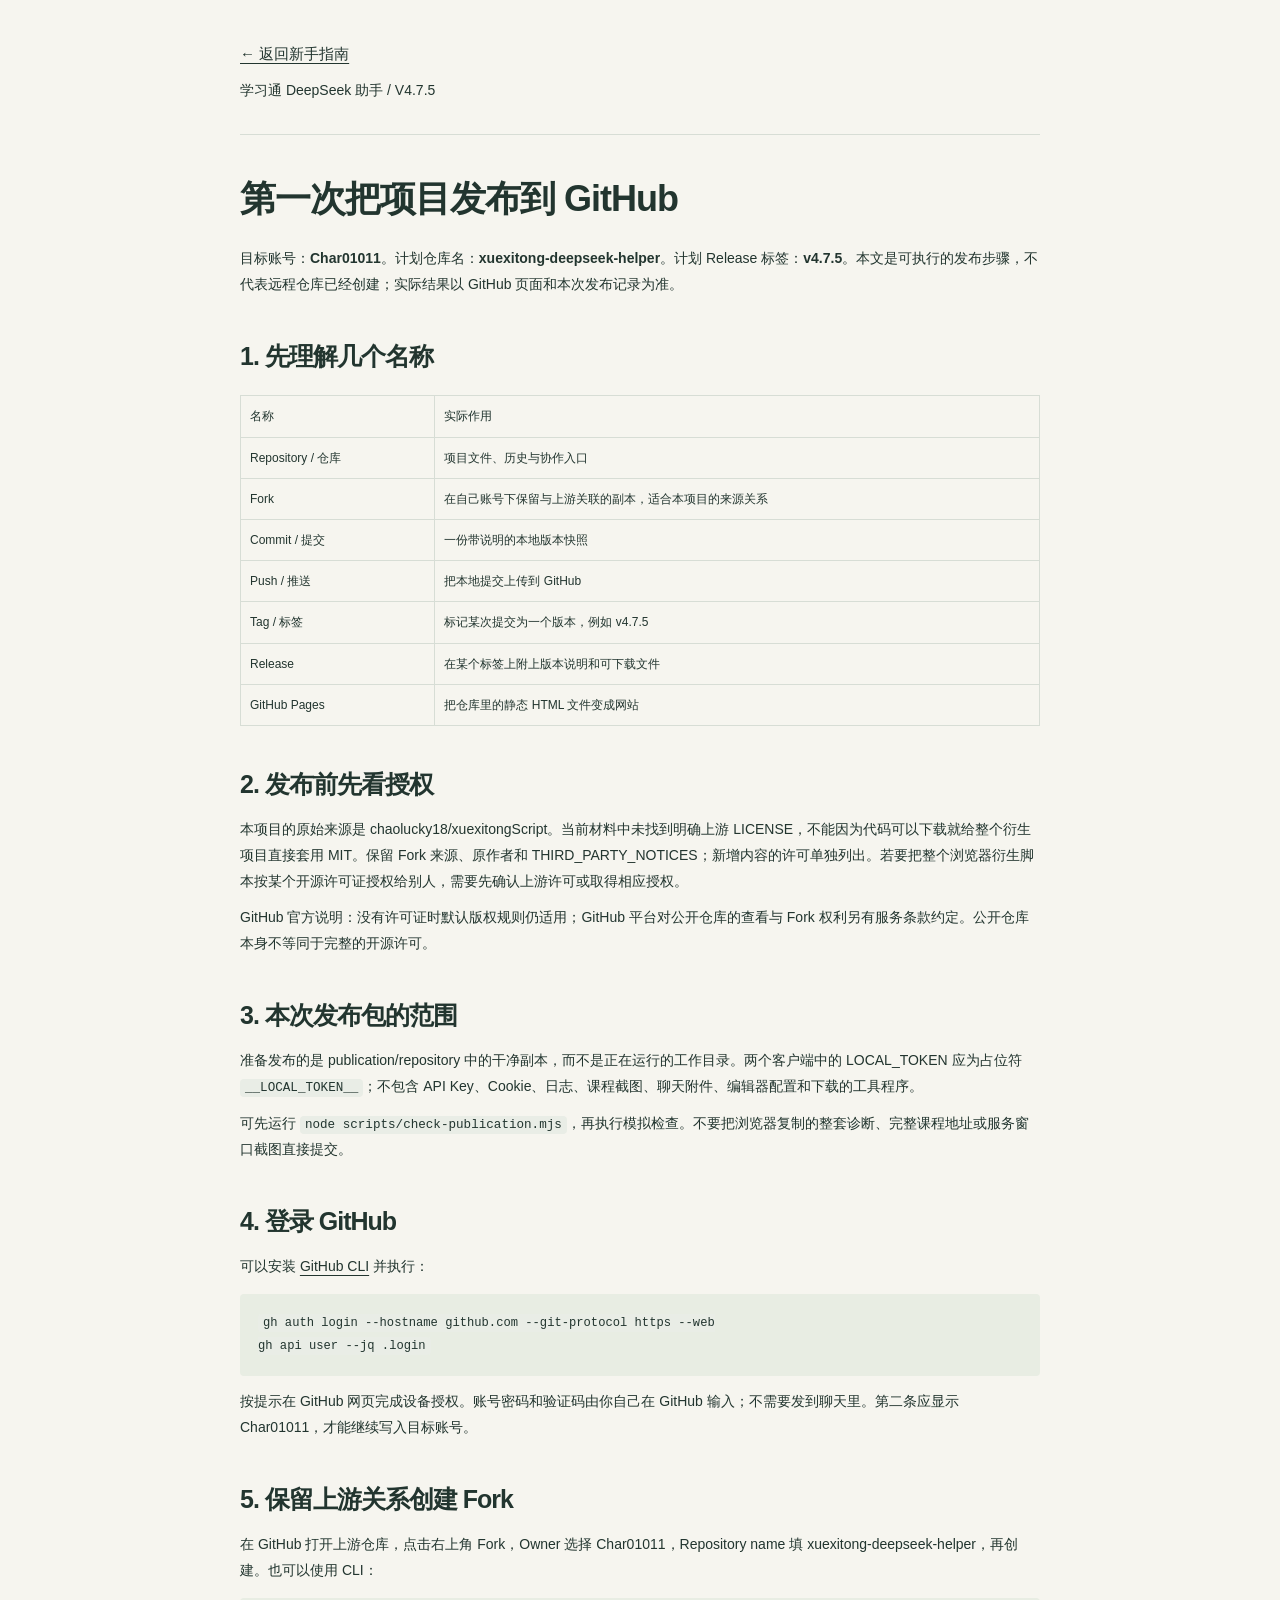
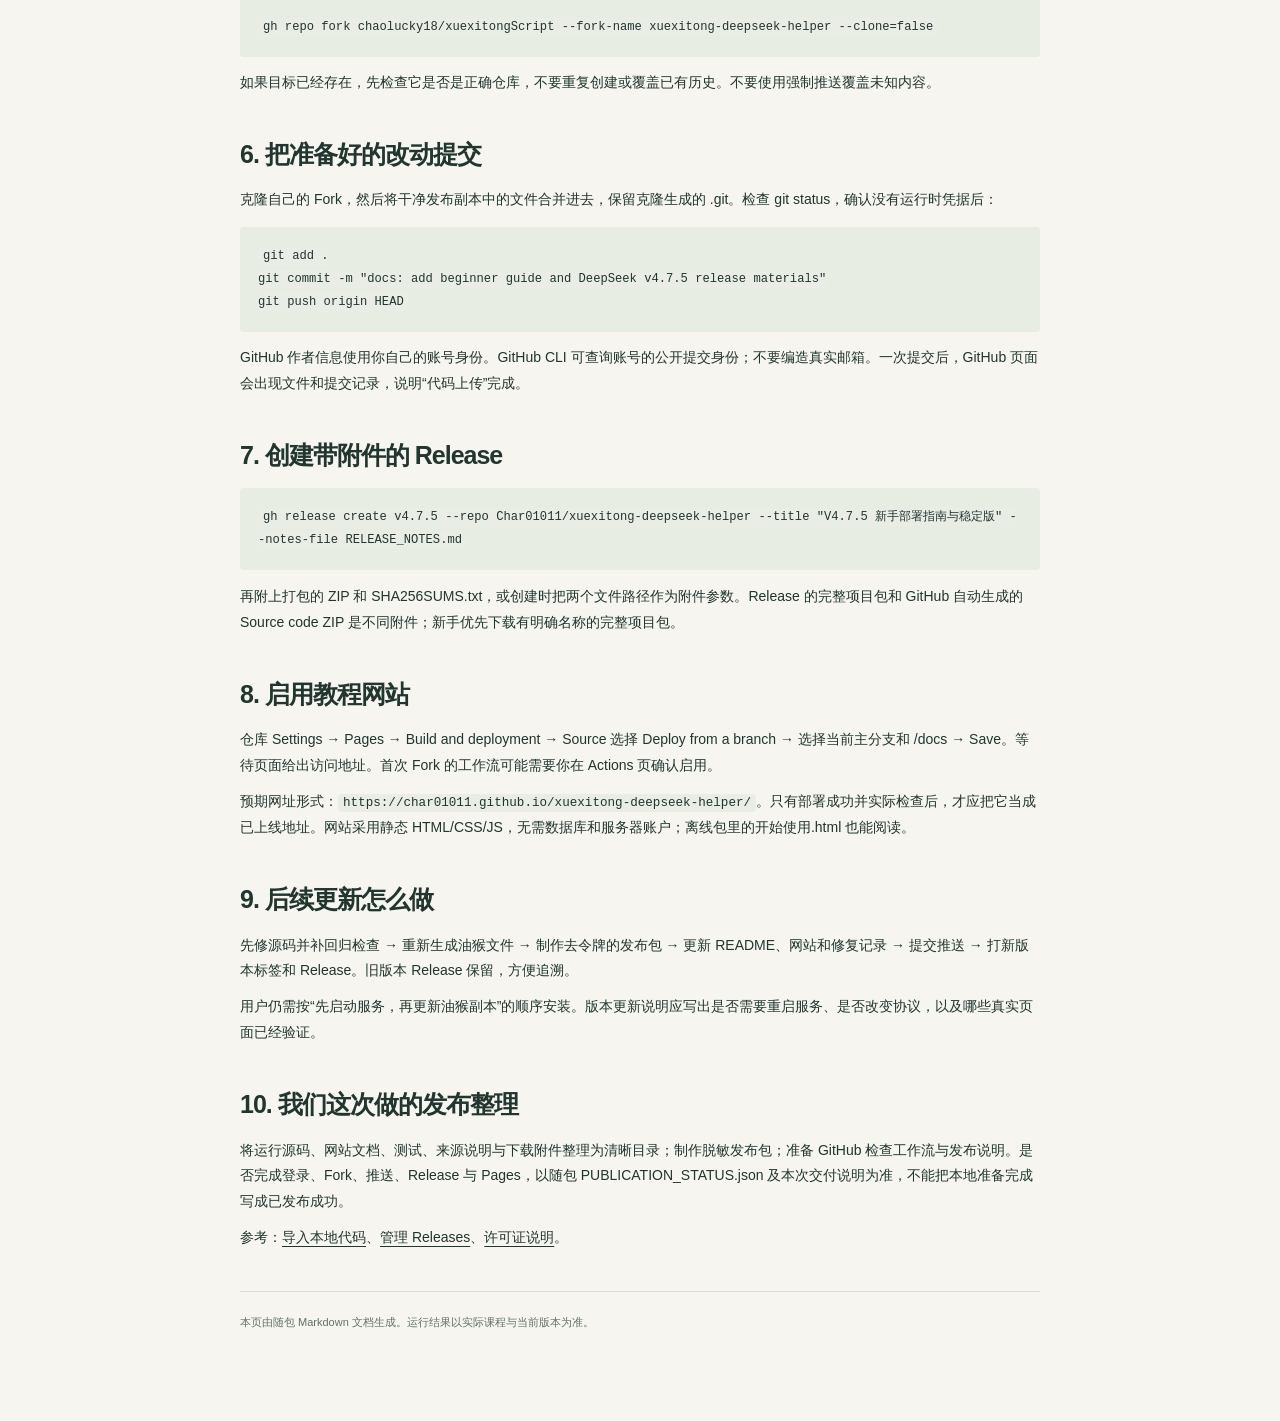
<file: docs/articles/publish.html>
<!doctype html><html lang="zh-CN"><head><meta charset="utf-8"><meta name="viewport" content="width=device-width,initial-scale=1"><title>第一次把项目发布到 GitHub · 学习通 DeepSeek 助手</title><link rel="stylesheet" href="../style.css"></head><body><article class="article-wrap"><header><a href="../index.html">← 返回新手指南</a><p>学习通 DeepSeek 助手 / V4.7.5</p></header><h1>第一次把项目发布到 GitHub</h1>
<p>目标账号：<strong>Char01011</strong>。计划仓库名：<strong>xuexitong-deepseek-helper</strong>。计划 Release 标签：<strong>v4.7.5</strong>。本文是可执行的发布步骤，不代表远程仓库已经创建；实际结果以 GitHub 页面和本次发布记录为准。</p>
<h2>1. 先理解几个名称</h2>
<table>
<tr><td>名称</td><td>实际作用</td></tr>
<tr><td>Repository / 仓库</td><td>项目文件、历史与协作入口</td></tr>
<tr><td>Fork</td><td>在自己账号下保留与上游关联的副本，适合本项目的来源关系</td></tr>
<tr><td>Commit / 提交</td><td>一份带说明的本地版本快照</td></tr>
<tr><td>Push / 推送</td><td>把本地提交上传到 GitHub</td></tr>
<tr><td>Tag / 标签</td><td>标记某次提交为一个版本，例如 v4.7.5</td></tr>
<tr><td>Release</td><td>在某个标签上附上版本说明和可下载文件</td></tr>
<tr><td>GitHub Pages</td><td>把仓库里的静态 HTML 文件变成网站</td></tr>
</table>
<h2>2. 发布前先看授权</h2>
<p>本项目的原始来源是 chaolucky18/xuexitongScript。当前材料中未找到明确上游 LICENSE，不能因为代码可以下载就给整个衍生项目直接套用 MIT。保留 Fork 来源、原作者和 THIRD_PARTY_NOTICES；新增内容的许可单独列出。若要把整个浏览器衍生脚本按某个开源许可证授权给别人，需要先确认上游许可或取得相应授权。</p>
<p>GitHub 官方说明：没有许可证时默认版权规则仍适用；GitHub 平台对公开仓库的查看与 Fork 权利另有服务条款约定。公开仓库本身不等同于完整的开源许可。</p>
<h2>3. 本次发布包的范围</h2>
<p>准备发布的是 publication/repository 中的干净副本，而不是正在运行的工作目录。两个客户端中的 LOCAL_TOKEN 应为占位符 <code>__LOCAL_TOKEN__</code>；不包含 API Key、Cookie、日志、课程截图、聊天附件、编辑器配置和下载的工具程序。</p>
<p>可先运行 <code>node scripts/check-publication.mjs</code>，再执行模拟检查。不要把浏览器复制的整套诊断、完整课程地址或服务窗口截图直接提交。</p>
<h2>4. 登录 GitHub</h2>
<p>可以安装 <a href="https://cli.github.com/" target="_blank" rel="noopener">GitHub CLI</a> 并执行：</p>
<pre><code>gh auth login --hostname github.com --git-protocol https --web
gh api user --jq .login</code></pre>
<p>按提示在 GitHub 网页完成设备授权。账号密码和验证码由你自己在 GitHub 输入；不需要发到聊天里。第二条应显示 Char01011，才能继续写入目标账号。</p>
<h2>5. 保留上游关系创建 Fork</h2>
<p>在 GitHub 打开上游仓库，点击右上角 Fork，Owner 选择 Char01011，Repository name 填 xuexitong-deepseek-helper，再创建。也可以使用 CLI：</p>
<pre><code>gh repo fork chaolucky18/xuexitongScript --fork-name xuexitong-deepseek-helper --clone=false</code></pre>
<p>如果目标已经存在，先检查它是否是正确仓库，不要重复创建或覆盖已有历史。不要使用强制推送覆盖未知内容。</p>
<h2>6. 把准备好的改动提交</h2>
<p>克隆自己的 Fork，然后将干净发布副本中的文件合并进去，保留克隆生成的 .git。检查 git status，确认没有运行时凭据后：</p>
<pre><code>git add .
git commit -m &quot;docs: add beginner guide and DeepSeek v4.7.5 release materials&quot;
git push origin HEAD</code></pre>
<p>GitHub 作者信息使用你自己的账号身份。GitHub CLI 可查询账号的公开提交身份；不要编造真实邮箱。一次提交后，GitHub 页面会出现文件和提交记录，说明“代码上传”完成。</p>
<h2>7. 创建带附件的 Release</h2>
<pre><code>gh release create v4.7.5 --repo Char01011/xuexitong-deepseek-helper --title &quot;V4.7.5 新手部署指南与稳定版&quot; --notes-file RELEASE_NOTES.md</code></pre>
<p>再附上打包的 ZIP 和 SHA256SUMS.txt，或创建时把两个文件路径作为附件参数。Release 的完整项目包和 GitHub 自动生成的 Source code ZIP 是不同附件；新手优先下载有明确名称的完整项目包。</p>
<h2>8. 启用教程网站</h2>
<p>仓库 Settings → Pages → Build and deployment → Source 选择 Deploy from a branch → 选择当前主分支和 /docs → Save。等待页面给出访问地址。首次 Fork 的工作流可能需要你在 Actions 页确认启用。</p>
<p>预期网址形式：<code>https://char01011.github.io/xuexitong-deepseek-helper/</code>。只有部署成功并实际检查后，才应把它当成已上线地址。网站采用静态 HTML/CSS/JS，无需数据库和服务器账户；离线包里的开始使用.html 也能阅读。</p>
<h2>9. 后续更新怎么做</h2>
<p>先修源码并补回归检查 → 重新生成油猴文件 → 制作去令牌的发布包 → 更新 README、网站和修复记录 → 提交推送 → 打新版本标签和 Release。旧版本 Release 保留，方便追溯。</p>
<p>用户仍需按“先启动服务，再更新油猴副本”的顺序安装。版本更新说明应写出是否需要重启服务、是否改变协议，以及哪些真实页面已经验证。</p>
<h2>10. 我们这次做的发布整理</h2>
<p>将运行源码、网站文档、测试、来源说明与下载附件整理为清晰目录；制作脱敏发布包；准备 GitHub 检查工作流与发布说明。是否完成登录、Fork、推送、Release 与 Pages，以随包 PUBLICATION_STATUS.json 及本次交付说明为准，不能把本地准备完成写成已发布成功。</p>
<p>参考：<a href="https://docs.github.com/en/migrations/importing-source-code/using-the-command-line-to-import-source-code/adding-locally-hosted-code-to-github" target="_blank" rel="noopener">导入本地代码</a>、<a href="https://docs.github.com/en/repositories/releasing-projects-on-github/managing-releases-in-a-repository" target="_blank" rel="noopener">管理 Releases</a>、<a href="https://docs.github.com/en/repositories/managing-your-repositorys-settings-and-features/customizing-your-repository/licensing-a-repository" target="_blank" rel="noopener">许可证说明</a>。</p><p class="article-source">本页由随包 Markdown 文档生成。运行结果以实际课程与当前版本为准。</p></article></body></html>
</file>
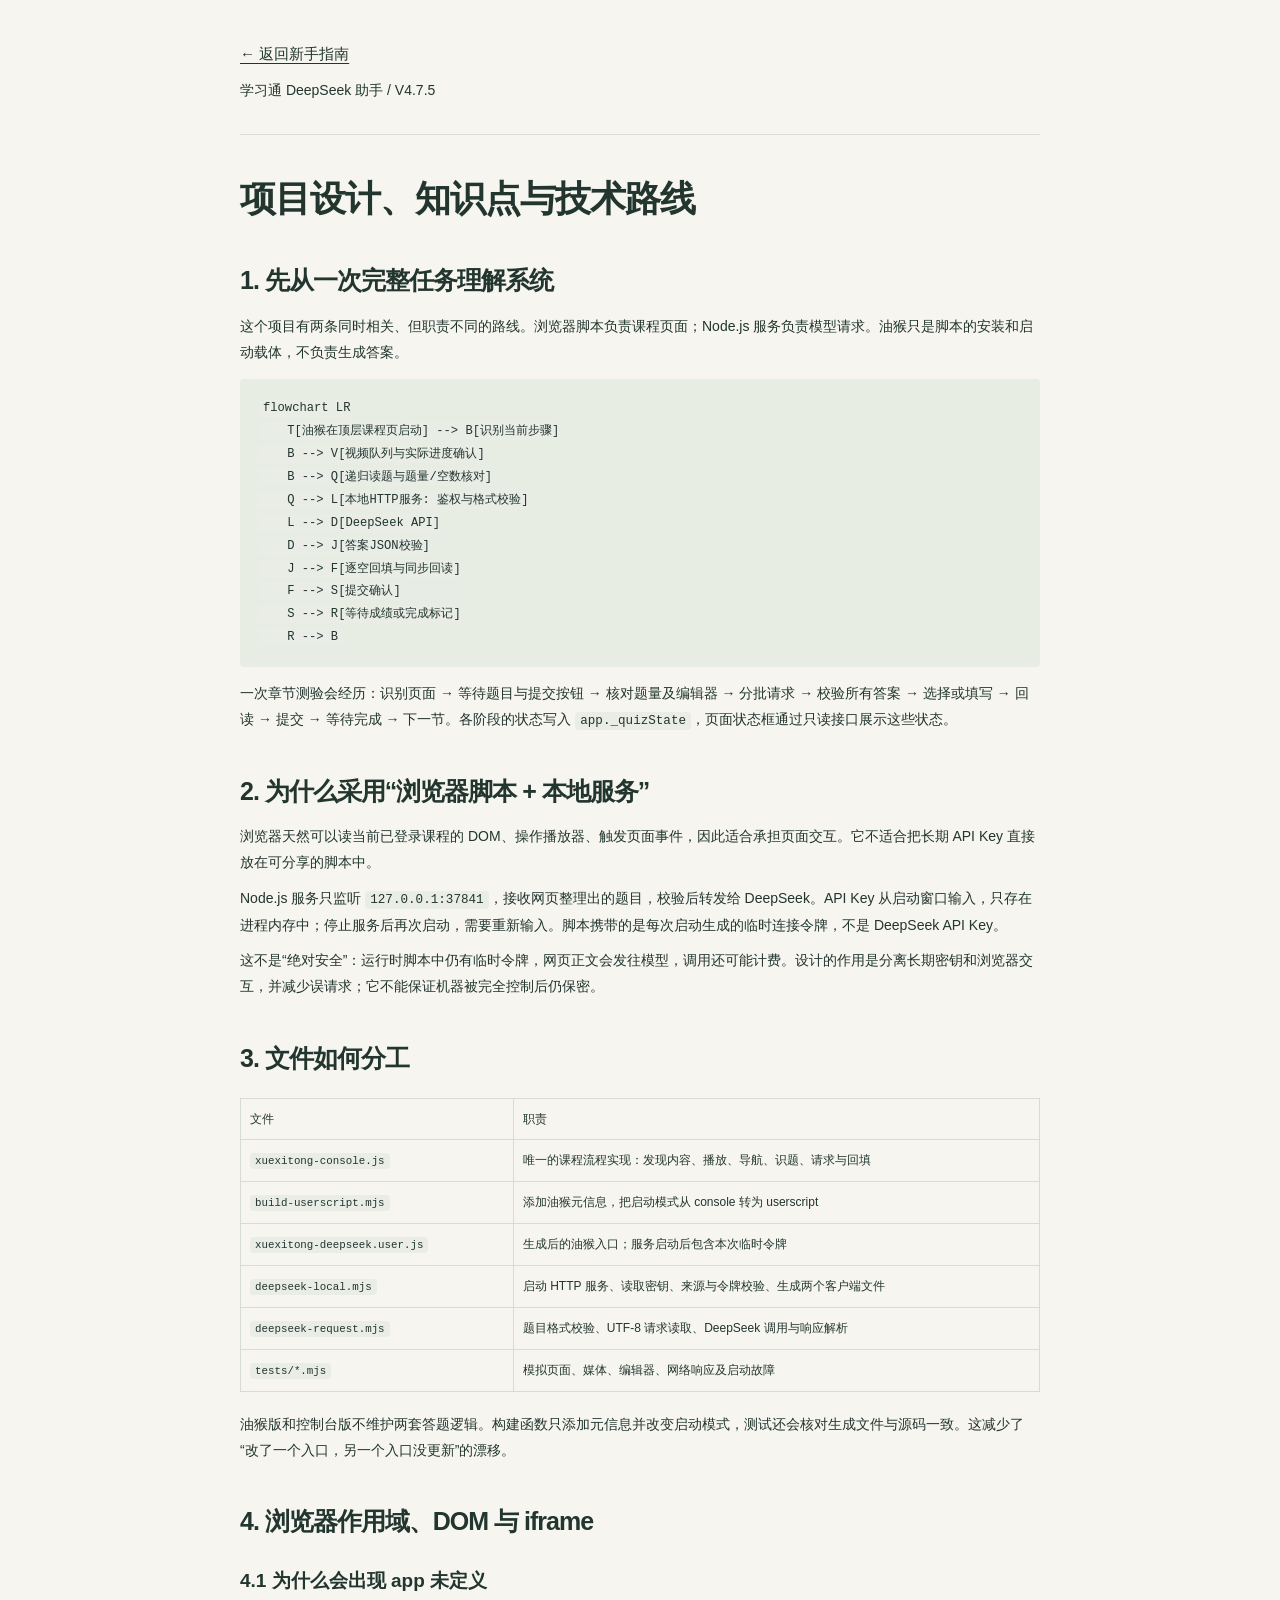
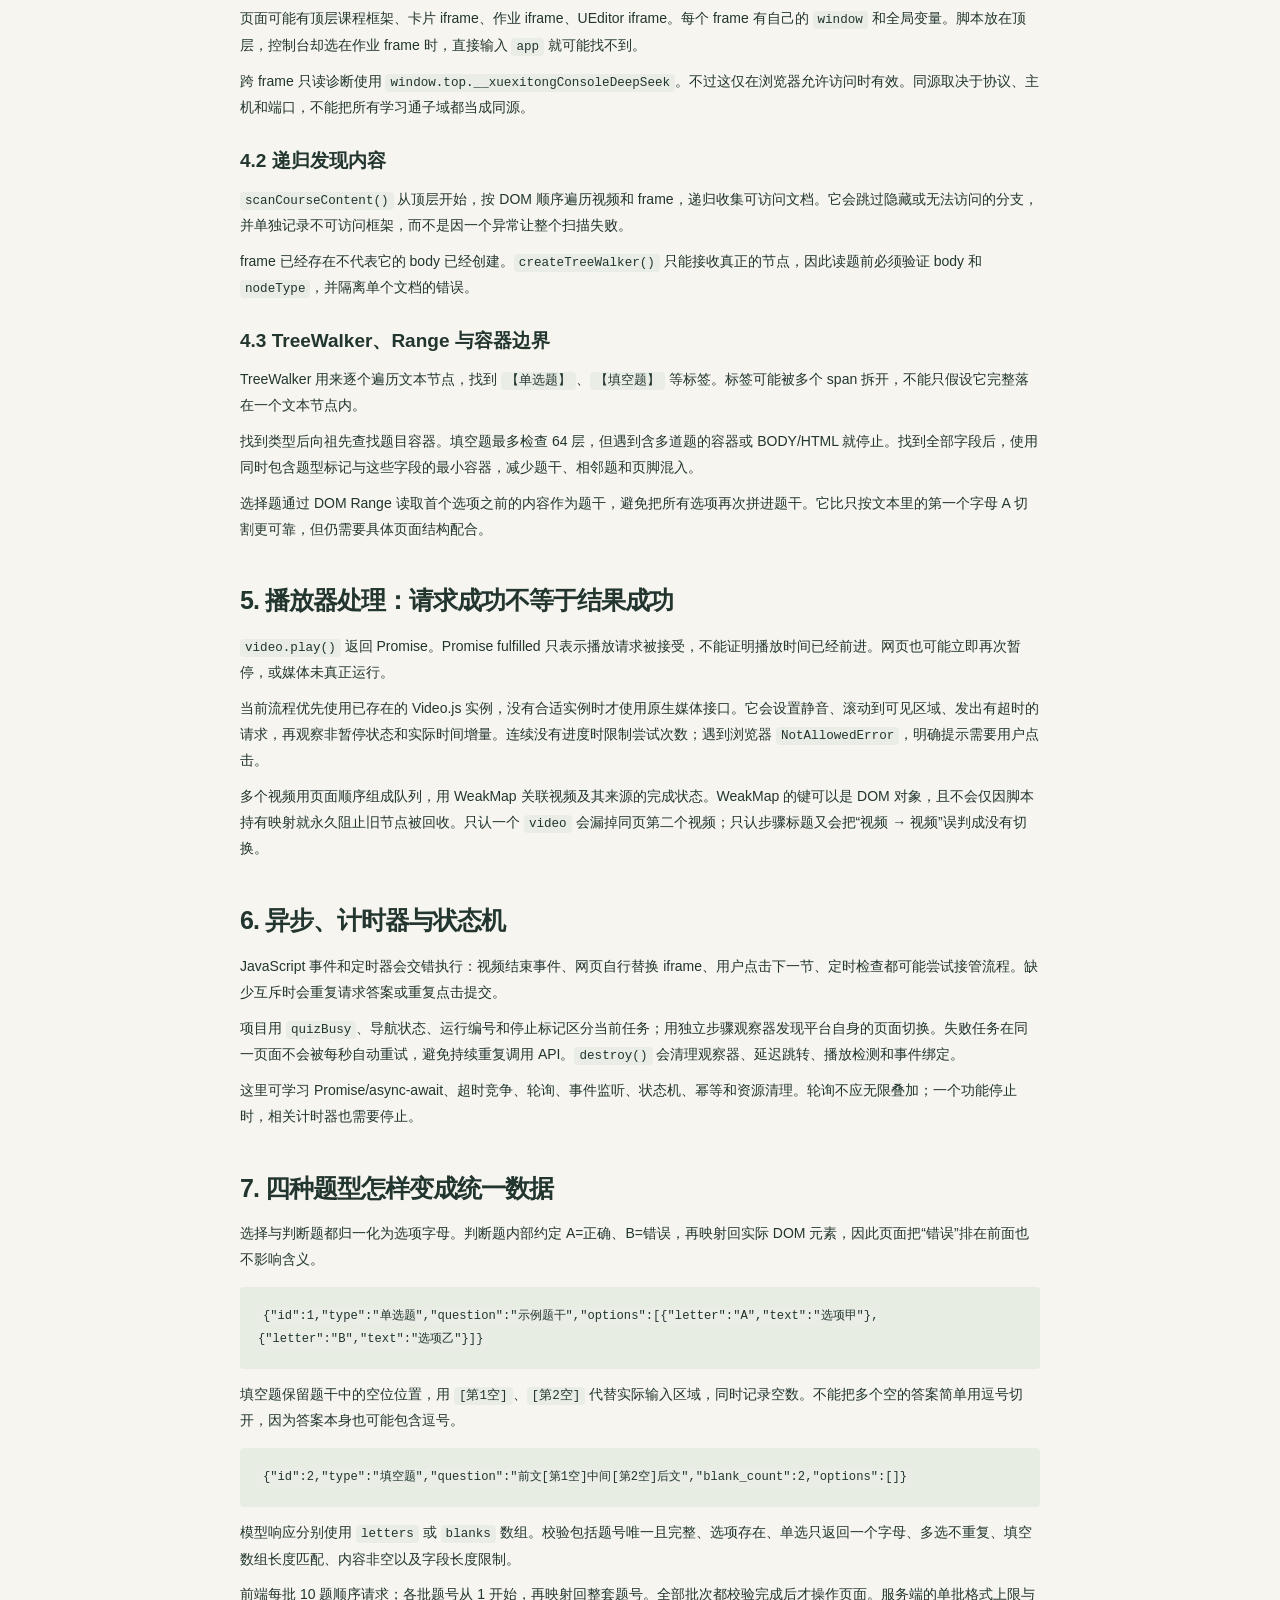
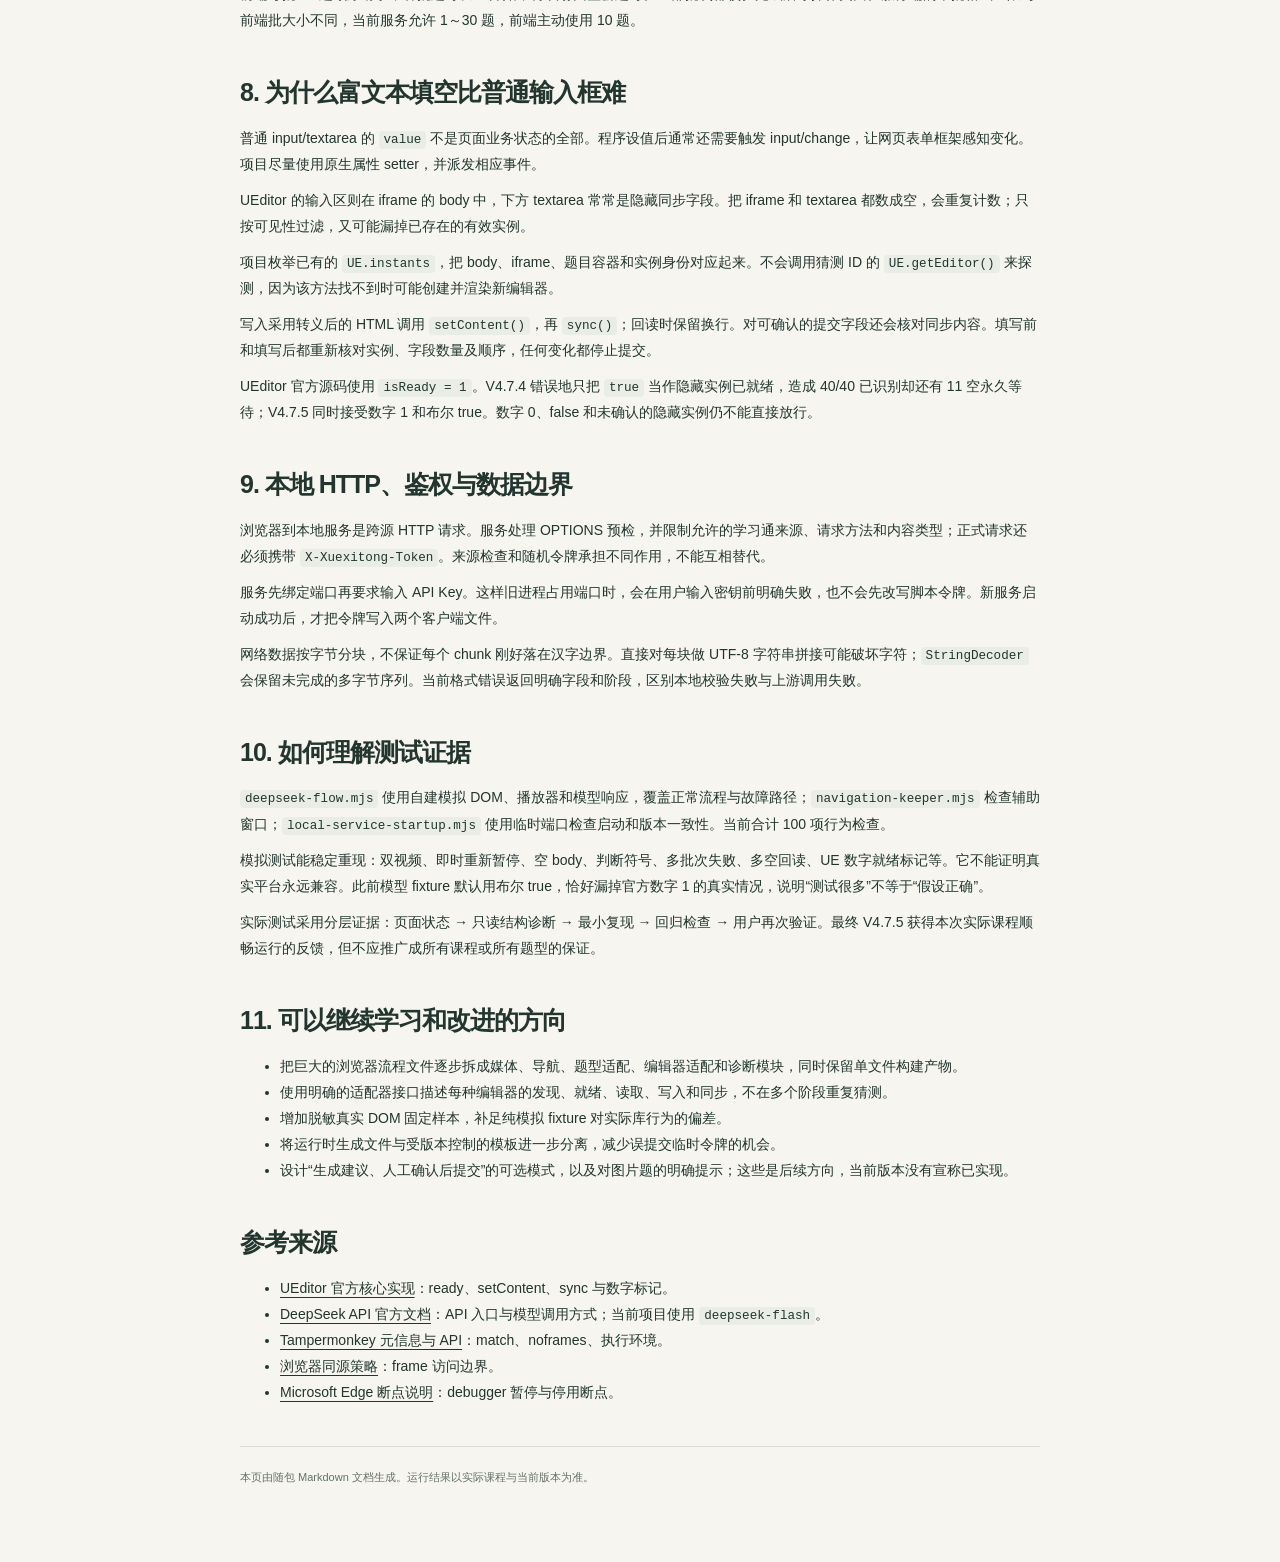
<file: docs/articles/technical.html>
<!doctype html><html lang="zh-CN"><head><meta charset="utf-8"><meta name="viewport" content="width=device-width,initial-scale=1"><title>项目设计、知识点与技术路线 · 学习通 DeepSeek 助手</title><link rel="stylesheet" href="../style.css"></head><body><article class="article-wrap"><header><a href="../index.html">← 返回新手指南</a><p>学习通 DeepSeek 助手 / V4.7.5</p></header><h1>项目设计、知识点与技术路线</h1>
<h2>1. 先从一次完整任务理解系统</h2>
<p>这个项目有两条同时相关、但职责不同的路线。浏览器脚本负责课程页面；Node.js 服务负责模型请求。油猴只是脚本的安装和启动载体，不负责生成答案。</p>
<pre><code>flowchart LR
    T[油猴在顶层课程页启动] --&gt; B[识别当前步骤]
    B --&gt; V[视频队列与实际进度确认]
    B --&gt; Q[递归读题与题量/空数核对]
    Q --&gt; L[本地HTTP服务: 鉴权与格式校验]
    L --&gt; D[DeepSeek API]
    D --&gt; J[答案JSON校验]
    J --&gt; F[逐空回填与同步回读]
    F --&gt; S[提交确认]
    S --&gt; R[等待成绩或完成标记]
    R --&gt; B</code></pre>
<p>一次章节测验会经历：识别页面 → 等待题目与提交按钮 → 核对题量及编辑器 → 分批请求 → 校验所有答案 → 选择或填写 → 回读 → 提交 → 等待完成 → 下一节。各阶段的状态写入 <code>app._quizState</code>，页面状态框通过只读接口展示这些状态。</p>
<h2>2. 为什么采用“浏览器脚本 + 本地服务”</h2>
<p>浏览器天然可以读当前已登录课程的 DOM、操作播放器、触发页面事件，因此适合承担页面交互。它不适合把长期 API Key 直接放在可分享的脚本中。</p>
<p>Node.js 服务只监听 <code>127.0.0.1:37841</code>，接收网页整理出的题目，校验后转发给 DeepSeek。API Key 从启动窗口输入，只存在进程内存中；停止服务后再次启动，需要重新输入。脚本携带的是每次启动生成的临时连接令牌，不是 DeepSeek API Key。</p>
<p>这不是“绝对安全”：运行时脚本中仍有临时令牌，网页正文会发往模型，调用还可能计费。设计的作用是分离长期密钥和浏览器交互，并减少误请求；它不能保证机器被完全控制后仍保密。</p>
<h2>3. 文件如何分工</h2>
<table>
<tr><td>文件</td><td>职责</td></tr>
<tr><td><code>xuexitong-console.js</code></td><td>唯一的课程流程实现：发现内容、播放、导航、识题、请求与回填</td></tr>
<tr><td><code>build-userscript.mjs</code></td><td>添加油猴元信息，把启动模式从 console 转为 userscript</td></tr>
<tr><td><code>xuexitong-deepseek.user.js</code></td><td>生成后的油猴入口；服务启动后包含本次临时令牌</td></tr>
<tr><td><code>deepseek-local.mjs</code></td><td>启动 HTTP 服务、读取密钥、来源与令牌校验、生成两个客户端文件</td></tr>
<tr><td><code>deepseek-request.mjs</code></td><td>题目格式校验、UTF-8 请求读取、DeepSeek 调用与响应解析</td></tr>
<tr><td><code>tests/*.mjs</code></td><td>模拟页面、媒体、编辑器、网络响应及启动故障</td></tr>
</table>
<p>油猴版和控制台版不维护两套答题逻辑。构建函数只添加元信息并改变启动模式，测试还会核对生成文件与源码一致。这减少了“改了一个入口，另一个入口没更新”的漂移。</p>
<h2>4. 浏览器作用域、DOM 与 iframe</h2>
<h3>4.1 为什么会出现 app 未定义</h3>
<p>页面可能有顶层课程框架、卡片 iframe、作业 iframe、UEditor iframe。每个 frame 有自己的 <code>window</code> 和全局变量。脚本放在顶层，控制台却选在作业 frame 时，直接输入 <code>app</code> 就可能找不到。</p>
<p>跨 frame 只读诊断使用 <code>window.top.__xuexitongConsoleDeepSeek</code>。不过这仅在浏览器允许访问时有效。同源取决于协议、主机和端口，不能把所有学习通子域都当成同源。</p>
<h3>4.2 递归发现内容</h3>
<p><code>scanCourseContent()</code> 从顶层开始，按 DOM 顺序遍历视频和 frame，递归收集可访问文档。它会跳过隐藏或无法访问的分支，并单独记录不可访问框架，而不是因一个异常让整个扫描失败。</p>
<p>frame 已经存在不代表它的 body 已经创建。<code>createTreeWalker()</code> 只能接收真正的节点，因此读题前必须验证 body 和 <code>nodeType</code>，并隔离单个文档的错误。</p>
<h3>4.3 TreeWalker、Range 与容器边界</h3>
<p>TreeWalker 用来逐个遍历文本节点，找到 <code>【单选题】</code>、<code>【填空题】</code> 等标签。标签可能被多个 span 拆开，不能只假设它完整落在一个文本节点内。</p>
<p>找到类型后向祖先查找题目容器。填空题最多检查 64 层，但遇到含多道题的容器或 BODY/HTML 就停止。找到全部字段后，使用同时包含题型标记与这些字段的最小容器，减少题干、相邻题和页脚混入。</p>
<p>选择题通过 DOM Range 读取首个选项之前的内容作为题干，避免把所有选项再次拼进题干。它比只按文本里的第一个字母 A 切割更可靠，但仍需要具体页面结构配合。</p>
<h2>5. 播放器处理：请求成功不等于结果成功</h2>
<p><code>video.play()</code> 返回 Promise。Promise fulfilled 只表示播放请求被接受，不能证明播放时间已经前进。网页也可能立即再次暂停，或媒体未真正运行。</p>
<p>当前流程优先使用已存在的 Video.js 实例，没有合适实例时才使用原生媒体接口。它会设置静音、滚动到可见区域、发出有超时的请求，再观察非暂停状态和实际时间增量。连续没有进度时限制尝试次数；遇到浏览器 <code>NotAllowedError</code>，明确提示需要用户点击。</p>
<p>多个视频用页面顺序组成队列，用 WeakMap 关联视频及其来源的完成状态。WeakMap 的键可以是 DOM 对象，且不会仅因脚本持有映射就永久阻止旧节点被回收。只认一个 <code>video</code> 会漏掉同页第二个视频；只认步骤标题又会把“视频 → 视频”误判成没有切换。</p>
<h2>6. 异步、计时器与状态机</h2>
<p>JavaScript 事件和定时器会交错执行：视频结束事件、网页自行替换 iframe、用户点击下一节、定时检查都可能尝试接管流程。缺少互斥时会重复请求答案或重复点击提交。</p>
<p>项目用 <code>quizBusy</code>、导航状态、运行编号和停止标记区分当前任务；用独立步骤观察器发现平台自身的页面切换。失败任务在同一页面不会被每秒自动重试，避免持续重复调用 API。<code>destroy()</code> 会清理观察器、延迟跳转、播放检测和事件绑定。</p>
<p>这里可学习 Promise/async-await、超时竞争、轮询、事件监听、状态机、幂等和资源清理。轮询不应无限叠加；一个功能停止时，相关计时器也需要停止。</p>
<h2>7. 四种题型怎样变成统一数据</h2>
<p>选择与判断题都归一化为选项字母。判断题内部约定 A=正确、B=错误，再映射回实际 DOM 元素，因此页面把“错误”排在前面也不影响含义。</p>
<pre><code>{&quot;id&quot;:1,&quot;type&quot;:&quot;单选题&quot;,&quot;question&quot;:&quot;示例题干&quot;,&quot;options&quot;:[{&quot;letter&quot;:&quot;A&quot;,&quot;text&quot;:&quot;选项甲&quot;},{&quot;letter&quot;:&quot;B&quot;,&quot;text&quot;:&quot;选项乙&quot;}]}</code></pre>
<p>填空题保留题干中的空位位置，用 <code>[第1空]</code>、<code>[第2空]</code> 代替实际输入区域，同时记录空数。不能把多个空的答案简单用逗号切开，因为答案本身也可能包含逗号。</p>
<pre><code>{&quot;id&quot;:2,&quot;type&quot;:&quot;填空题&quot;,&quot;question&quot;:&quot;前文[第1空]中间[第2空]后文&quot;,&quot;blank_count&quot;:2,&quot;options&quot;:[]}</code></pre>
<p>模型响应分别使用 <code>letters</code> 或 <code>blanks</code> 数组。校验包括题号唯一且完整、选项存在、单选只返回一个字母、多选不重复、填空数组长度匹配、内容非空以及字段长度限制。</p>
<p>前端每批 10 题顺序请求；各批题号从 1 开始，再映射回整套题号。全部批次都校验完成后才操作页面。服务端的单批格式上限与前端批大小不同，当前服务允许 1～30 题，前端主动使用 10 题。</p>
<h2>8. 为什么富文本填空比普通输入框难</h2>
<p>普通 input/textarea 的 <code>value</code> 不是页面业务状态的全部。程序设值后通常还需要触发 input/change，让网页表单框架感知变化。项目尽量使用原生属性 setter，并派发相应事件。</p>
<p>UEditor 的输入区则在 iframe 的 body 中，下方 textarea 常常是隐藏同步字段。把 iframe 和 textarea 都数成空，会重复计数；只按可见性过滤，又可能漏掉已存在的有效实例。</p>
<p>项目枚举已有的 <code>UE.instants</code>，把 body、iframe、题目容器和实例身份对应起来。不会调用猜测 ID 的 <code>UE.getEditor()</code> 来探测，因为该方法找不到时可能创建并渲染新编辑器。</p>
<p>写入采用转义后的 HTML 调用 <code>setContent()</code>，再 <code>sync()</code>；回读时保留换行。对可确认的提交字段还会核对同步内容。填写前和填写后都重新核对实例、字段数量及顺序，任何变化都停止提交。</p>
<p>UEditor 官方源码使用 <code>isReady = 1</code>。V4.7.4 错误地只把 <code>true</code> 当作隐藏实例已就绪，造成 40/40 已识别却还有 11 空永久等待；V4.7.5 同时接受数字 1 和布尔 true。数字 0、false 和未确认的隐藏实例仍不能直接放行。</p>
<h2>9. 本地 HTTP、鉴权与数据边界</h2>
<p>浏览器到本地服务是跨源 HTTP 请求。服务处理 OPTIONS 预检，并限制允许的学习通来源、请求方法和内容类型；正式请求还必须携带 <code>X-Xuexitong-Token</code>。来源检查和随机令牌承担不同作用，不能互相替代。</p>
<p>服务先绑定端口再要求输入 API Key。这样旧进程占用端口时，会在用户输入密钥前明确失败，也不会先改写脚本令牌。新服务启动成功后，才把令牌写入两个客户端文件。</p>
<p>网络数据按字节分块，不保证每个 chunk 刚好落在汉字边界。直接对每块做 UTF-8 字符串拼接可能破坏字符；<code>StringDecoder</code> 会保留未完成的多字节序列。当前格式错误返回明确字段和阶段，区别本地校验失败与上游调用失败。</p>
<h2>10. 如何理解测试证据</h2>
<p><code>deepseek-flow.mjs</code> 使用自建模拟 DOM、播放器和模型响应，覆盖正常流程与故障路径；<code>navigation-keeper.mjs</code> 检查辅助窗口；<code>local-service-startup.mjs</code> 使用临时端口检查启动和版本一致性。当前合计 100 项行为检查。</p>
<p>模拟测试能稳定重现：双视频、即时重新暂停、空 body、判断符号、多批次失败、多空回读、UE 数字就绪标记等。它不能证明真实平台永远兼容。此前模型 fixture 默认用布尔 true，恰好漏掉官方数字 1 的真实情况，说明“测试很多”不等于“假设正确”。</p>
<p>实际测试采用分层证据：页面状态 → 只读结构诊断 → 最小复现 → 回归检查 → 用户再次验证。最终 V4.7.5 获得本次实际课程顺畅运行的反馈，但不应推广成所有课程或所有题型的保证。</p>
<h2>11. 可以继续学习和改进的方向</h2>
<ul>
<li>把巨大的浏览器流程文件逐步拆成媒体、导航、题型适配、编辑器适配和诊断模块，同时保留单文件构建产物。</li>
<li>使用明确的适配器接口描述每种编辑器的发现、就绪、读取、写入和同步，不在多个阶段重复猜测。</li>
<li>增加脱敏真实 DOM 固定样本，补足纯模拟 fixture 对实际库行为的偏差。</li>
<li>将运行时生成文件与受版本控制的模板进一步分离，减少误提交临时令牌的机会。</li>
<li>设计“生成建议、人工确认后提交”的可选模式，以及对图片题的明确提示；这些是后续方向，当前版本没有宣称已实现。</li>
</ul>
<h2>参考来源</h2>
<ul>
<li><a href="https://github.com/fex-team/ueditor/blob/dev-1.5.0/_src/core/Editor.js" target="_blank" rel="noopener">UEditor 官方核心实现</a>：ready、setContent、sync 与数字标记。</li>
<li><a href="https://api-docs.deepseek.com/" target="_blank" rel="noopener">DeepSeek API 官方文档</a>：API 入口与模型调用方式；当前项目使用 <code>deepseek-flash</code>。</li>
<li><a href="https://www.tampermonkey.net/documentation.php" target="_blank" rel="noopener">Tampermonkey 元信息与 API</a>：match、noframes、执行环境。</li>
<li><a href="https://developer.mozilla.org/en-US/docs/Web/Security/Defenses/Same-origin_policy" target="_blank" rel="noopener">浏览器同源策略</a>：frame 访问边界。</li>
<li><a href="https://learn.microsoft.com/en-us/microsoft-edge/devtools/javascript/breakpoints" target="_blank" rel="noopener">Microsoft Edge 断点说明</a>：debugger 暂停与停用断点。</li>
</ul><p class="article-source">本页由随包 Markdown 文档生成。运行结果以实际课程与当前版本为准。</p></article></body></html>
</file>
<file: docs/style.css>
:root{--paper:#f6f5ef;--ink:#22352f;--muted:#64726b;--line:#d7ddd5;--green:#185a45;--mint:#e3eee6;--orange:#b5683d;--white:#fff;scroll-behavior:smooth}*{box-sizing:border-box}body{margin:0;color:var(--ink);background:var(--paper);font:15px/1.85 "Segoe UI","Microsoft YaHei",sans-serif}a{color:inherit;text-underline-offset:4px}button,input,textarea{font:inherit}button,a,input{outline-offset:5px}button{color:inherit}code,pre{font-family:Consolas,"Cascadia Code",monospace;font-size:.9em}code{background:#e9ede6;border-radius:4px;padding:2px 5px;overflow-wrap:anywhere}pre{white-space:pre-wrap;overflow-wrap:anywhere;line-height:1.7}.skip{position:fixed;top:-100px;left:12px;z-index:100;background:white;padding:12px}.skip:focus{top:12px}.rail{position:fixed;inset:0 auto 0 0;width:252px;padding:34px 25px 20px;border-right:1px solid var(--line);background:#eeefe7;display:flex;flex-direction:column;z-index:20}.brand{text-decoration:none;display:flex;gap:12px;align-items:center;font-size:19px;font-weight:700;line-height:1.5}.brand-mark{width:42px;height:48px;background:var(--green);color:white;display:grid;place-items:center;font-family:serif;font-size:26px;border-radius:3px 14px 3px 3px}.brand-sub{display:block;font-size:8px;letter-spacing:1.3px;color:var(--muted)}.edition{font-size:11px;border-bottom:1px solid var(--line);padding:20px 0 22px;margin-bottom:22px;color:var(--muted)}.edition b{float:right;font-weight:500}nav{display:grid;gap:4px}nav a{text-decoration:none;padding:10px 8px;font-size:13px;border-radius:5px}nav a:hover,nav a.current{background:#dde7dc;color:var(--green)}nav i{font-size:10px;font-style:normal;font-family:monospace;color:#849489;margin-right:12px}.rail-bottom{margin-top:auto;padding-top:35px;font-size:11px;color:var(--muted)}.rail-bottom p{line-height:1.8}.status-dot{display:inline-block;background:#428d65;width:7px;height:7px;border-radius:50%;margin-right:6px}.page{margin-left:252px}.topbar{display:flex;justify-content:space-between;margin:0 6%;padding:19px 0;border-bottom:1px solid var(--line);color:var(--muted);font-size:11px;letter-spacing:.7px}.top-label{letter-spacing:0}main{max-width:1220px;padding:0 6%;margin:auto}.hero{min-height:590px;display:grid;grid-template-columns:1.25fr 1fr;gap:50px;align-items:center;padding:62px 0 64px;border-bottom:1px solid var(--line)}.eyebrow{font-size:11px;letter-spacing:1.6px;text-transform:uppercase;color:var(--green);font-weight:600;margin:0 0 20px}h1{font-size:clamp(35px,3.7vw,59px);line-height:1.32;letter-spacing:-2px;font-weight:650;margin:0 0 24px}h2{font-size:32px;letter-spacing:-1px;line-height:1.5;margin:0 0 14px;font-weight:650}h3{font-size:17px;margin:9px 0 10px;line-height:1.6}p{margin:10px 0}.hero-copy{max-width:480px;font-size:15px;color:var(--muted);line-height:2}.actions{display:flex;align-items:center;gap:23px;flex-wrap:wrap;margin-top:29px}.button{display:inline-flex;gap:27px;align-items:center;justify-content:center;padding:12px 20px;border-radius:4px;text-decoration:none;font-weight:600;font-size:13px;border:1px solid var(--green)}.primary{color:white;background:var(--green)}.primary:hover{background:#103f31}.text-link{font-size:12px;text-decoration:none}.hero-meta{display:flex;gap:25px;font-size:10px;color:var(--muted);margin-top:28px}.hero-meta b{font-weight:600;color:var(--ink);margin-left:6px}.hero-visual{position:relative;padding-bottom:108px;transform:rotate(1deg)}.window-bar{display:flex;justify-content:space-between;align-items:center;font-size:10px;background:#dce3d8;padding:11px 15px;border-radius:9px 9px 0 0}.window-bar span:first-child{letter-spacing:3px;color:#78917e;font-size:8px}.window-bar b{font-weight:500}.terminal{background:#253a31;color:#d9e5d7;padding:17px 21px 23px;font:11px/1.9 Consolas,monospace;border-radius:0 0 8px 8px;box-shadow:0 12px 30px #17372914;min-height:250px}.terminal p{margin:8px 0}.terminal .muted{color:#92a798}.terminal .green{color:#a7d5a4}.mock-status{position:absolute;bottom:55px;right:-14px;width:285px;max-width:95%;padding:18px 20px;background:#fff;border:1px solid var(--line);border-radius:7px;display:flex;gap:5px;box-shadow:0 7px 30px #17372910;font-size:11px;transform:rotate(-3deg)}.mock-status strong{font-size:12px}.mock-status p{font-size:11px;color:var(--muted);line-height:1.9}.mock-status .status-dot{flex:none;margin-top:8px}.mock-chip{display:inline-block;padding:3px 9px;background:var(--mint);border-radius:3px;font-size:10px}.visual-caption{position:absolute;bottom:8px;right:0;left:0;color:var(--muted);font-size:10px;text-align:center;transform:rotate(-1deg)}.section{padding:65px 0;border-bottom:1px solid var(--line);scroll-margin-top:25px}.section-top{max-width:700px;margin-bottom:30px}.section-top p:not(.eyebrow){color:var(--muted)}.three{display:grid;grid-template-columns:repeat(3,1fr);gap:16px}.plain-card{padding:22px;border:1px solid var(--line);background:#fafaf6;border-radius:5px}.plain-card .number{font:13px Consolas,monospace;color:var(--green);border-bottom:2px solid #adc2ae;display:inline-block;width:28px;margin-bottom:14px}.plain-card p{font-size:13px;color:var(--muted)}.note{display:grid;grid-template-columns:100px 1fr;gap:10px;margin-top:25px;padding:18px 22px;background:#e9ede3;border-left:3px solid #9db196;border-radius:2px;font-size:12px}.note b{margin-top:8px}.note p{margin:3px 0;color:#546252}.download-box{display:grid;grid-template-columns:1.1fr 1fr;gap:30px;padding:28px;background:#e7eee4;border:1px solid #c9d7c6;border-radius:6px}.tag{display:inline-block;color:var(--green);font:10px/1.6 Consolas,monospace;letter-spacing:.7px;background:#d5e3d2;padding:4px 9px;border-radius:3px}.download-box h3{font-size:24px;font-weight:600;word-break:break-word;margin:15px 0}.download-box p{font-size:13px;color:var(--muted);max-width:390px}.download-box .button{margin-top:14px}.download-box .small{font-size:10px;line-height:1.7}.file-tree{font-size:11px;background:#f7f9f3;padding:20px;border:1px solid #d6dfd0;border-radius:4px;margin:0}.small{font-size:12px;color:var(--muted)}.compact{font-size:12px;margin-top:15px}.compact summary{cursor:pointer;font-weight:600}.compact p{padding:10px 16px;background:#fff}.requirements{display:grid;grid-template-columns:1fr 1fr;gap:0 30px}.requirements article{display:flex;gap:18px;padding:24px 0;border-top:1px solid var(--line)}.requirements article>b{font:11px monospace;color:#7b927e;padding-top:5px}.requirements article h3{margin:0 0 8px}.requirements article p{font-size:13px;color:var(--muted)}.command{display:flex;align-items:center;justify-content:space-between;padding:7px 12px;background:#e9ede4;border:1px solid var(--line);border-radius:4px}.command button,.quiet-button{border:none;background:transparent;cursor:pointer;font-size:11px;text-decoration:underline;text-underline-offset:4px}.source-line{font-size:11px;color:var(--muted);margin-top:20px}.progress-row{display:flex;justify-content:space-between;font-size:11px;color:var(--muted);margin-top:10px}.progress-track{height:3px;background:#dce3d6;border-radius:3px;margin:12px 0 23px}.progress-track>div{height:100%;background:var(--green);width:0;transition:width .2s}.step{border:1px solid var(--line);background:#fafaf6;border-radius:4px;margin-bottom:10px}.step summary{list-style:none;display:flex;align-items:center;padding:20px;gap:17px;cursor:pointer;font-weight:600;font-size:14px}.step summary::-webkit-details-marker{display:none}.step-index{font:11px monospace;color:var(--green);width:25px}.step-arrow{margin-left:auto;color:#8d9b8d;font-weight:400}.step[open] .step-arrow{transform:rotate(45deg)}.step-body{padding:0 24px 25px 64px;font-size:13px;color:var(--muted);max-width:850px}.step-body p{margin:6px 0 15px}.success{background:#e8efe4;padding:12px;border-left:2px solid #99b48f;color:var(--green)}.success b{display:block;font-size:10px;letter-spacing:1px}.signal{background:#243a30;color:#dfe9dc;padding:15px 18px;border-radius:4px;font-size:12px}.check{display:flex;align-items:flex-start;gap:9px;margin-top:20px;color:var(--green);font-size:12px;cursor:pointer}.check input{accent-color:var(--green);width:15px;height:15px;margin-top:4px;flex:none}.restart-note{display:grid;grid-template-columns:160px 1fr;gap:20px;background:#eee4d4;border-left:3px solid #b9925e;margin-top:24px;padding:20px;font-size:13px}.restart-note b{padding-top:8px}.restart-note p{margin:4px 0}.state-list>div{display:grid;grid-template-columns:100px 1fr;gap:25px;align-items:start;padding:22px 0;border-top:1px solid var(--line)}.state-list p{font-size:13px;color:var(--muted);margin:0}.state-list b{font-size:14px;color:var(--ink)}.state{padding:4px 15px;display:inline-block;font-size:11px;text-align:center;border-radius:30px;max-width:80px}.state.good{background:#dfebdd;color:#386042}.state.pending{background:#eee0c9;color:#80613c}.search-label{display:block;font-size:11px;color:var(--muted);margin-bottom:6px}.issue-search{width:100%;border:1px solid var(--line);border-radius:5px;padding:13px 16px;background:#fafbf7;color:var(--ink);font-size:13px}.issues .issue{padding:18px 0;border-bottom:1px solid var(--line)}.issue summary{font-size:14px;cursor:pointer;font-weight:600}.issue p{font-size:13px;color:var(--muted);padding-left:19px;margin-top:15px}.issue[hidden]{display:none}.no-results{padding:20px;background:#eee7d9}.flow{display:flex;align-items:center;gap:10px}.flow-node{border:1px solid var(--line);background:#fafaf6;border-radius:5px;min-width:0;flex:1;display:grid;text-align:left;gap:5px;padding:16px;cursor:pointer}.flow-node small{font:10px monospace;color:#8a9b88}.flow-node b{font-size:15px}.flow-node span{font-size:10px;color:var(--muted)}.flow-node.active{background:var(--green);color:white;border-color:var(--green)}.flow-node.active small,.flow-node.active span{color:#c3d6c6}.flow-arrow{font-size:15px;color:#889c87}.flow-detail{padding:20px;background:#e8eee2;min-height:105px;margin-top:18px;border-radius:4px;font-size:13px}.flow-detail b{display:block;font-size:14px}.flow-detail p{margin-bottom:0;color:#566b57}.reading{display:grid;grid-template-columns:repeat(3,1fr);margin-top:30px;gap:18px}.reading a{padding-top:20px;border-top:2px solid #a8bba1;text-decoration:none}.reading a>span{font-size:10px;color:var(--green);letter-spacing:1px}.reading h3{font-size:17px}.reading p{font-size:12px;color:var(--muted)}.reading a>b{font-size:11px}.reading a:hover h3{text-decoration:underline;text-underline-offset:5px}footer{display:flex;justify-content:space-between;gap:30px;padding:40px 0;font-size:11px;color:var(--muted)}footer b{font-size:13px;color:var(--ink)}footer p{margin:5px 0}#toast{position:fixed;bottom:25px;left:50%;transform:translateX(-50%);background:#203c2c;color:white;padding:8px 18px;border-radius:5px;font-size:12px;opacity:0;pointer-events:none;transition:opacity .2s;z-index:50}#toast.show{opacity:1}.article-wrap{max-width:850px;margin:auto;padding:40px 25px 80px}.article-wrap header{border-bottom:1px solid var(--line);padding-bottom:20px;margin-bottom:40px}.article-wrap h1{font-size:36px;letter-spacing:-1px}.article-wrap h2{font-size:25px;margin-top:40px}.article-wrap h3{font-size:19px;margin-top:25px}.article-wrap p,.article-wrap li{font-size:14px}.article-wrap pre{padding:18px;background:#e8ede3;border-radius:4px;overflow:auto}.article-wrap table{border-collapse:collapse;width:100%;font-size:12px;margin:20px 0}.article-wrap td,.article-wrap th{border:1px solid var(--line);padding:9px;text-align:left}.article-wrap blockquote{margin-left:0;border-left:3px solid #94ae8b;padding:8px 20px;background:#e6ede0}.article-wrap .article-source{font-size:11px;color:var(--muted);border-top:1px solid var(--line);margin-top:40px;padding-top:20px}
@media(min-width:1600px){main{padding:0 65px}.topbar{margin:0 65px}}@media(max-width:1100px){.rail{width:220px;padding:28px 18px}.page{margin-left:220px}.hero{gap:30px}.hero h1{font-size:40px}.mock-status{right:-8px;width:250px}.three{gap:10px}.plain-card{padding:17px}.requirements{gap:0 20px}.flow-node{padding:12px}.flow-node span{font-size:9px}}@media(max-width:850px){.rail{position:relative;width:auto;padding:17px 5%;border-right:0;border-bottom:1px solid var(--line);display:block}.brand{font-size:16px;display:inline-flex}.brand-mark{width:32px;height:35px;font-size:20px}.brand-sub{font-size:7px}.edition{float:right;padding:5px 0;border:0;margin:0}.edition b{float:none;margin-left:12px}.rail nav{display:flex;overflow:auto;gap:4px;margin-top:15px}.rail nav a{white-space:nowrap;font-size:11px;padding:7px 9px}.rail nav i{display:none}.rail-bottom{display:none}.page{margin-left:0}.topbar{margin:0 5%;font-size:10px}.top-label{display:none}main{padding:0 5%}.hero{min-height:auto;padding:45px 0;gap:35px}.hero h1{font-size:40px;letter-spacing:-1.5px}.hero-copy{font-size:13px}.actions{gap:18px}.button{font-size:12px;padding:11px 16px}.hero-meta{gap:16px;font-size:9px}.terminal{font-size:10px;padding:14px;min-height:230px}.mock-status{width:225px;right:0;font-size:10px;padding:14px}.mock-status strong{font-size:10px}.section{padding:47px 0}h2{font-size:28px}.download-box{grid-template-columns:1fr 1fr;padding:20px;gap:20px}.download-box h3{font-size:20px}.file-tree{font-size:10px;padding:14px}.note{grid-template-columns:85px 1fr}.requirements h3{font-size:15px}.flow{gap:5px}.flow-node{padding:12px}.flow-node b{font-size:13px}.flow-node span{font-size:8px}.flow-arrow{font-size:11px}.reading{gap:15px}.reading h3{font-size:15px}}@media(max-width:600px){.hero{grid-template-columns:1fr;padding-top:35px}.hero h1{font-size:43px}.hero-visual{width:100%;max-width:390px;margin:0 auto;padding-bottom:80px;transform:none}.mock-status{bottom:28px;width:255px;right:0}.visual-caption{bottom:-5px}.terminal{min-height:220px;font-size:11px}.hero-meta{font-size:10px}.three,.requirements,.download-box,.reading{grid-template-columns:1fr}.three{gap:12px}.plain-card{padding:20px}.plain-card .number{margin-bottom:3px}.plain-card h3{display:inline-block;margin-left:10px}.requirements article{padding:20px 0}.file-tree{font-size:11px}.note,.restart-note{grid-template-columns:1fr;gap:3px;padding:16px}.note b,.restart-note b{padding:0;margin:0}.step summary{padding:17px 14px;font-size:13px;gap:10px}.step-body{padding:0 16px 20px 48px}.state-list>div{grid-template-columns:65px 1fr;gap:15px}.state{padding:4px 12px}.flow{display:grid;grid-template-columns:1fr 18px 1fr;gap:9px}.flow-node{padding:15px}.flow-arrow:nth-of-type(2){display:none}.flow-node span{font-size:11px}.flow-node b{font-size:15px}.reading{gap:26px}.reading h3{font-size:18px}footer{display:block}.article-wrap{padding-top:25px}.article-wrap h1{font-size:30px}.article-wrap h2{font-size:23px}.article-wrap table{display:block;overflow:auto}.section{scroll-margin-top:12px}}@media(prefers-reduced-motion:reduce){:root{scroll-behavior:auto}*{transition:none!important}}
</file>
